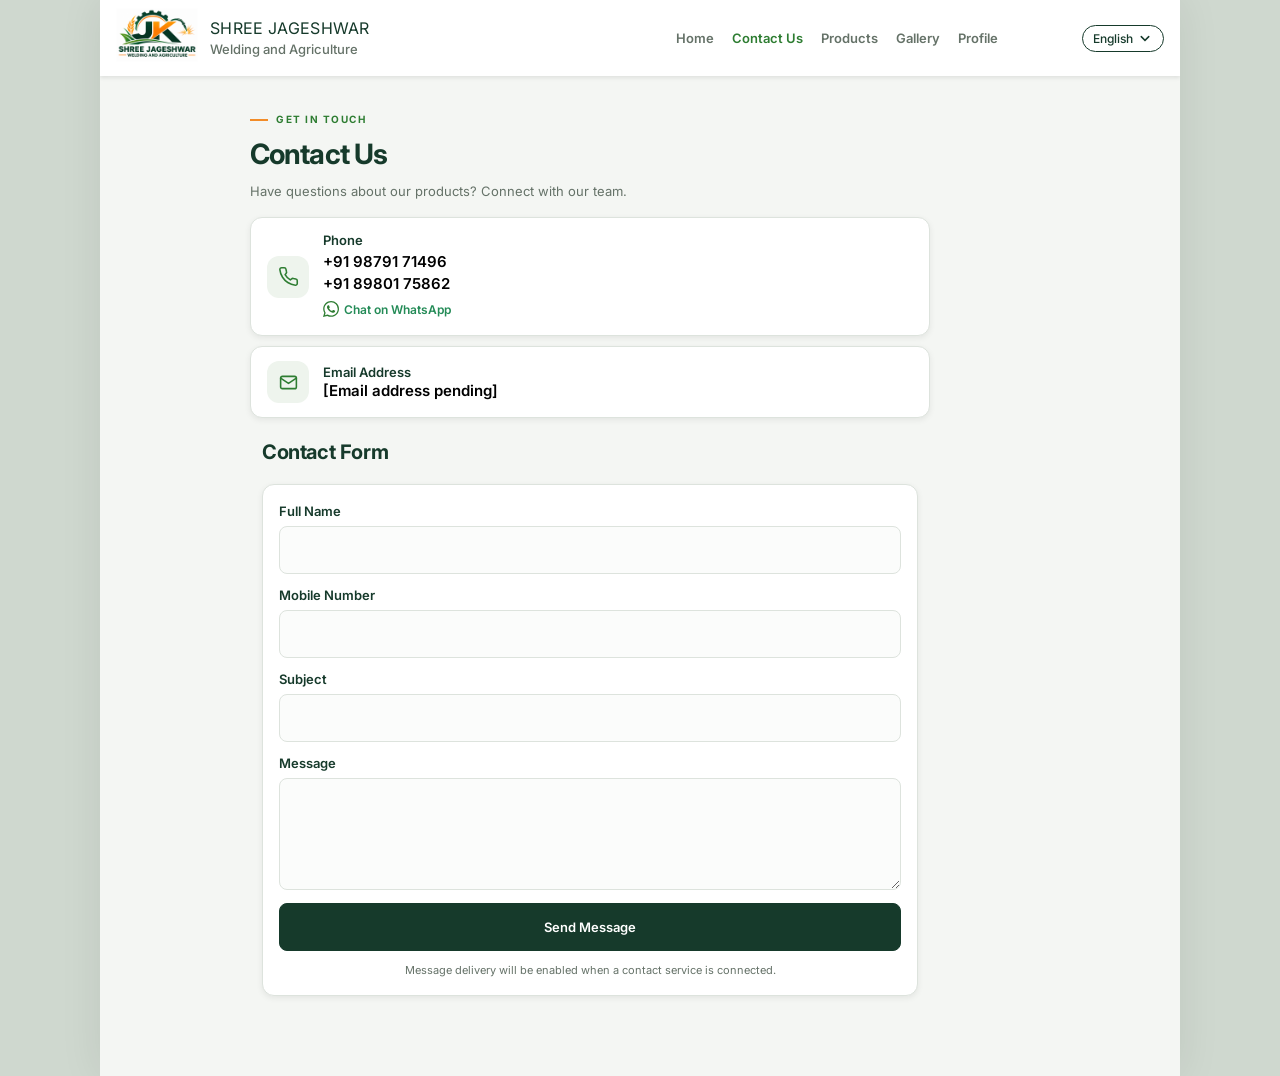
<file: contact.html>
<!DOCTYPE html>
<html lang="en">
<head>
  <meta charset="UTF-8" />
  <meta name="viewport" content="width=device-width, initial-scale=1" />
  <title>Contact Shree Jageshwar | Agricultural Machinery & Welding</title>
  <meta name="description" content="Contact Shree Jageshwar Welding and Agriculture about threshers, farming equipment, agricultural machinery and welding work. Call or WhatsApp our team." />
  <link rel="icon" href="assets/logo.png" />
  <link rel="preconnect" href="https://fonts.googleapis.com" />
  <link rel="preconnect" href="https://fonts.gstatic.com" crossorigin />
  <link href="https://fonts.googleapis.com/css2?family=Inter:wght@400;500;600;700;800&display=swap" rel="stylesheet" />
  <link rel="stylesheet" href="css/styles.css" />

  <link rel="canonical" href="https://jk-machinery.vercel.app/contact.html" />
  <meta property="og:type" content="website" />
  <meta property="og:title" content="Contact Shree Jageshwar | Agricultural Machinery &amp; Welding" />
  <meta property="og:description" content="Contact Shree Jageshwar Welding and Agriculture about threshers, farming equipment, agricultural machinery and welding work. Call or WhatsApp our team." />
  <meta property="og:url" content="https://jk-machinery.vercel.app/contact.html" />
  <meta property="og:image" content="https://jk-machinery.vercel.app/assets/hero.png" />
  <meta property="og:image:alt" content="Agricultural machinery and welding work at Shree Jageshwar" />
  <meta name="twitter:card" content="summary_large_image" />
  <meta name="twitter:title" content="Contact Shree Jageshwar | Agricultural Machinery &amp; Welding" />
  <meta name="twitter:description" content="Contact Shree Jageshwar Welding and Agriculture about threshers, farming equipment, agricultural machinery and welding work. Call or WhatsApp our team." />
  <meta name="twitter:image" content="https://jk-machinery.vercel.app/assets/hero.png" />
  </head>
<body data-page="contact">
  <a class="skip-link" href="#main" data-i18n="skipContent">Skip to content</a>
  <div class="app">
    <header class="site-header elevated">
      <a class="brand" href="index.html">
        <img src="assets/logo.png" width="82" height="62" alt="Shree Jageshwar Welding and Agriculture logo" data-i18n-alt="logoAlt" />
        <div class="brand-copy">
          <p class="brand-name">SHREE JAGESHWAR</p>
          <p class="brand-sub" data-i18n="brandSub">Welding and Agriculture</p>
        </div>
      </a>
      <nav class="desktop-nav" aria-label="Primary"></nav>
      <button class="lang-pill" type="button" data-lang-toggle aria-haspopup="true" aria-expanded="false" aria-label="Choose language" data-i18n-aria-label="chooseLanguage">
        <span data-lang-short>ગુજરાતી</span>
        <svg viewBox="0 0 16 16" fill="none" aria-hidden="true"><path d="M4 6l4 4 4-4" stroke="currentColor" stroke-width="1.6" stroke-linecap="round"/></svg>
      </button>
    </header>

    <main id="main" class="contact-page">
      <div class="page-intro muted">
        <div class="section-label"><span class="accent-rule"></span><span data-i18n="getInTouch">GET IN TOUCH</span></div>
        <h1 data-i18n="contactTitle">Contact Us</h1>
        <p data-i18n="contactLead">Have questions about our products? Connect with our team.</p>
      </div>

      <section class="contact-list contact-methods" aria-label="Contact details" data-i18n-aria-label="contactDetails">
        <div class="contact-card contact-detail-card">
          <span class="contact-method-icon" aria-hidden="true">
            <svg viewBox="0 0 24 24" fill="none" stroke="currentColor" stroke-width="1.8" stroke-linecap="round" stroke-linejoin="round"><path d="M22 16.92v3a2 2 0 0 1-2.18 2 19.8 19.8 0 0 1-8.63-3.07 19.5 19.5 0 0 1-6-6A19.8 19.8 0 0 1 2.12 4.18 2 2 0 0 1 4.11 2h3a2 2 0 0 1 2 1.72c.12.9.31 1.77.57 2.61a2 2 0 0 1-.45 2.11L8.09 9.91a16 16 0 0 0 6 6l1.47-1.14a2 2 0 0 1 2.11-.45c.84.26 1.71.45 2.61.57A2 2 0 0 1 22 16.92z"/></svg>
          </span>
          <div>
            <p class="label" data-i18n="phoneLabel">Phone</p>
            <a class="value contact-value-link" href="tel:+919879171496">+91 98791 71496</a>
            <a class="value contact-value-link" href="tel:+918980175862">+91 89801 75862</a>
            <a class="contact-whatsapp" href="https://wa.me/919879171496" aria-label="Chat with us on WhatsApp" data-i18n-aria-label="chatWhatsApp">
              <svg viewBox="0 0 24 24" fill="currentColor" aria-hidden="true"><path d="M20.52 3.48A11.8 11.8 0 0 0 12.14 0C5.6 0 .28 5.31.28 11.86c0 2.09.55 4.13 1.6 5.93L0 24l6.36-1.67a11.8 11.8 0 0 0 5.77 1.47h.01C18.68 23.8 24 18.48 24 11.94c0-3.17-1.23-6.15-3.48-8.46ZM12.14 21.8a9.9 9.9 0 0 1-5.04-1.38l-.36-.21-3.78.99 1.01-3.69-.23-.38a9.9 9.9 0 0 1-1.52-5.27c0-5.48 4.45-9.93 9.94-9.93a9.87 9.87 0 0 1 7.03 2.92 9.87 9.87 0 0 1 2.91 7.04c0 5.48-4.45 9.91-9.96 9.91Zm5.45-7.43c-.3-.15-1.77-.88-2.05-.98-.28-.1-.48-.15-.68.15-.2.3-.78.98-.95 1.18-.18.2-.35.23-.65.08-.3-.15-1.26-.46-2.4-1.47-.89-.79-1.49-1.77-1.67-2.07-.17-.3-.02-.46.13-.61.13-.13.3-.35.45-.53.15-.17.2-.3.3-.5.1-.2.05-.38-.03-.53-.07-.15-.67-1.62-.93-2.22-.24-.58-.49-.5-.68-.51h-.58c-.2 0-.53.08-.8.38-.28.3-1.05 1.03-1.05 2.5s1.08 2.9 1.23 3.1c.15.2 2.12 3.24 5.13 4.54.72.31 1.28.5 1.72.64.72.23 1.37.2 1.89.12.58-.09 1.77-.73 2.02-1.43.25-.7.25-1.3.18-1.43-.08-.13-.28-.2-.58-.35Z"/></svg>
              <span data-i18n="chatWhatsApp">Chat on WhatsApp</span>
            </a>
          </div>
        </div>
        <div class="contact-card contact-detail-card">
          <span class="contact-method-icon" aria-hidden="true">
            <svg viewBox="0 0 24 24" fill="none" stroke="currentColor" stroke-width="1.8" stroke-linecap="round" stroke-linejoin="round"><rect x="3" y="5" width="18" height="14" rx="2"/><path d="m3 7 9 6 9-6"/></svg>
          </span>
          <div>
            <p class="label" data-i18n="emailAddress">Email Address</p>
            <span class="value" data-contact-email data-i18n="emailPending">[Email address pending]</span>
          </div>
        </div>
      </section>

      <section class="form-wrap contact-form-wrap" aria-labelledby="contact-form-title">
        <h2 id="contact-form-title" data-i18n="formTitle">Contact Form</h2>
        <form id="contact-form" data-form-endpoint="">
          <div class="field">
            <label for="full-name" data-i18n="fullName">Full Name</label>
            <input id="full-name" name="name" type="text" autocomplete="name" required />
          </div>
          <div class="field">
            <label for="mobile-number" data-i18n="mobile">Mobile Number</label>
            <input id="mobile-number" name="phone" type="tel" autocomplete="tel" inputmode="tel" required />
          </div>
          <div class="field">
            <label for="subject" data-i18n="subject">Subject</label>
            <input id="subject" name="subject" type="text" required />
          </div>
          <div class="field">
            <label for="message" data-i18n="message">Message</label>
            <textarea id="message" name="message" rows="4" required></textarea>
          </div>
          <button class="btn btn-forest btn-block" type="submit" data-i18n="send">Send Message</button>
          <p class="form-status" id="form-status" role="status" aria-live="polite"></p>
          <p class="form-note" data-i18n="contactFormNote">Message delivery will be enabled when a contact service is connected.</p>
        </form>
      </section>
    </main>

    <nav class="bottom-nav" aria-label="Mobile"></nav>
  </div>

  <div class="overlay" id="overlay"></div>
  <div class="lang-menu" id="lang-menu" role="menu" aria-label="Choose language" data-i18n-aria-label="chooseLanguage">
    <button type="button" data-set-lang="en">English</button>
    <button type="button" data-set-lang="hi">हिन्दी</button>
    <button type="button" data-set-lang="gu">ગુજરાતી</button>
  </div>
  <div class="toast" id="toast" role="status" aria-live="polite"></div>
  <script src="js/components.js"></script>
  <script src="js/main.js"></script>
</body>
</html>
</file>
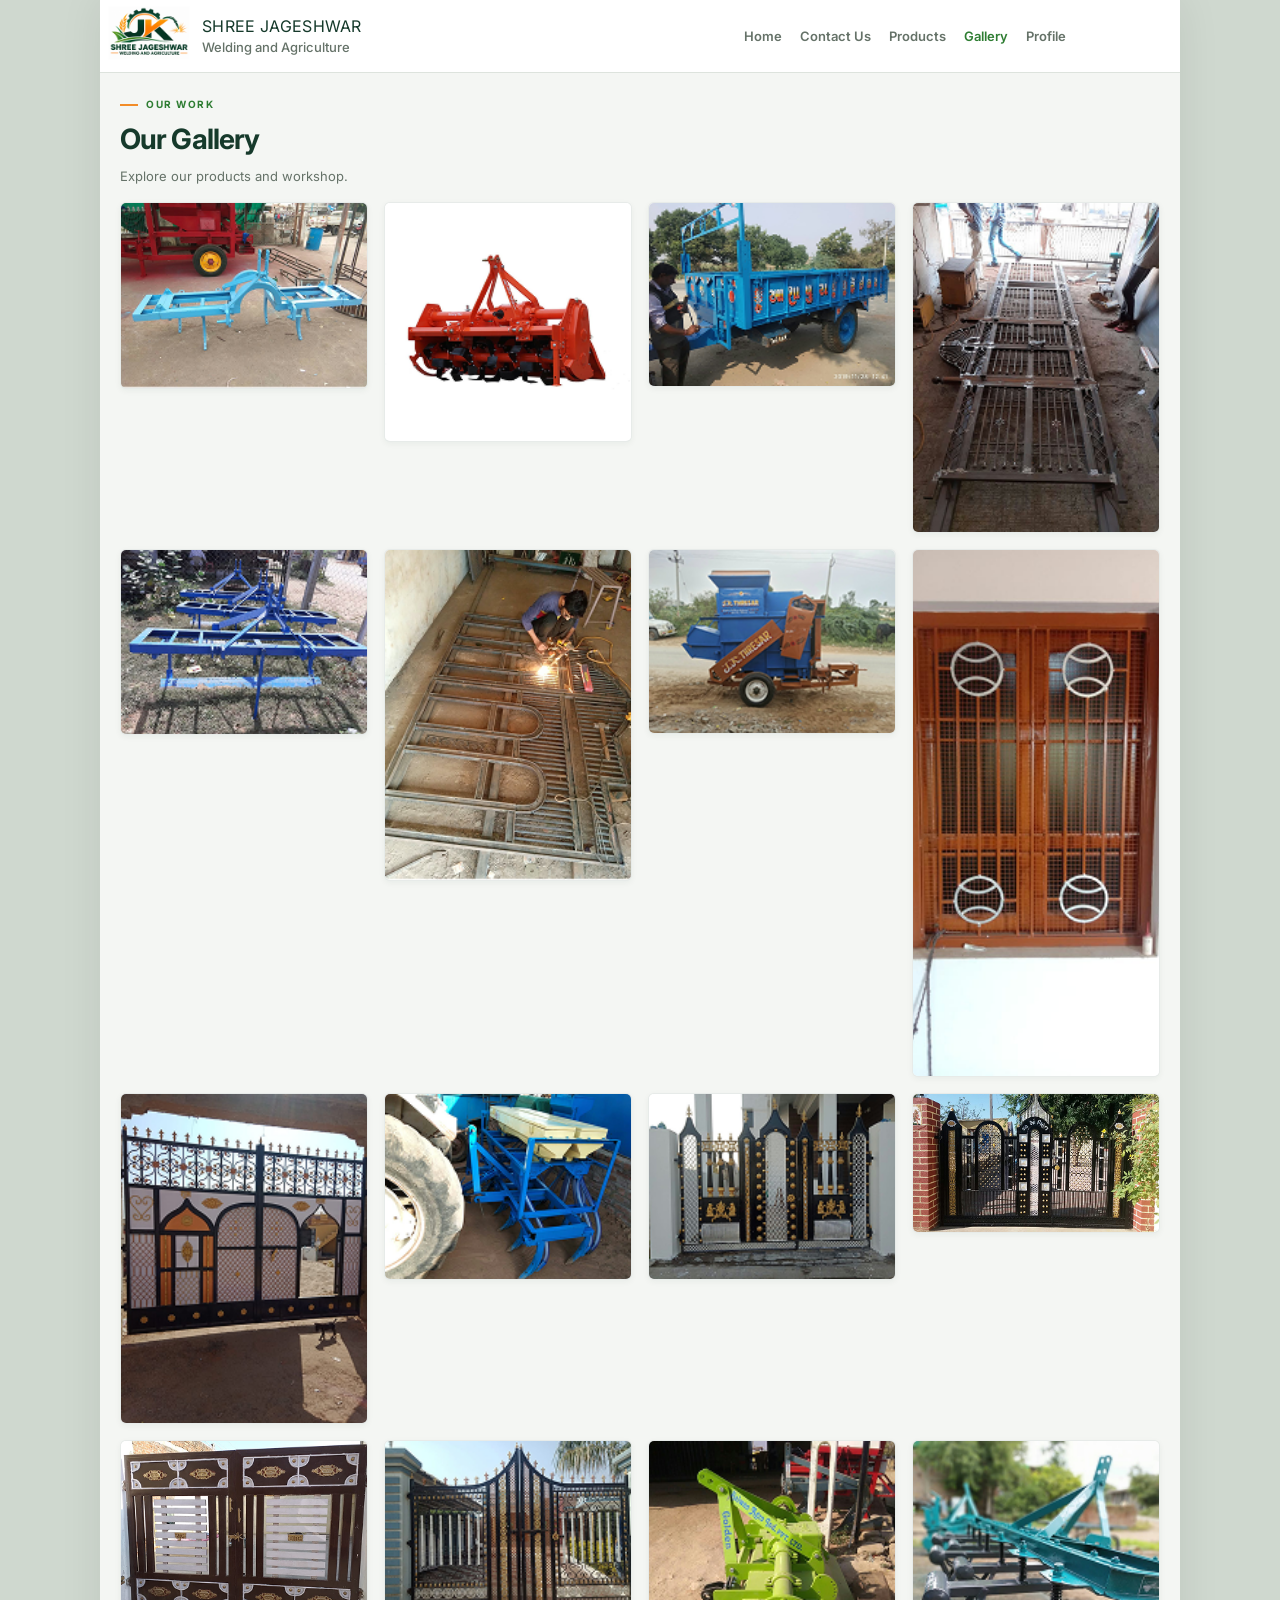
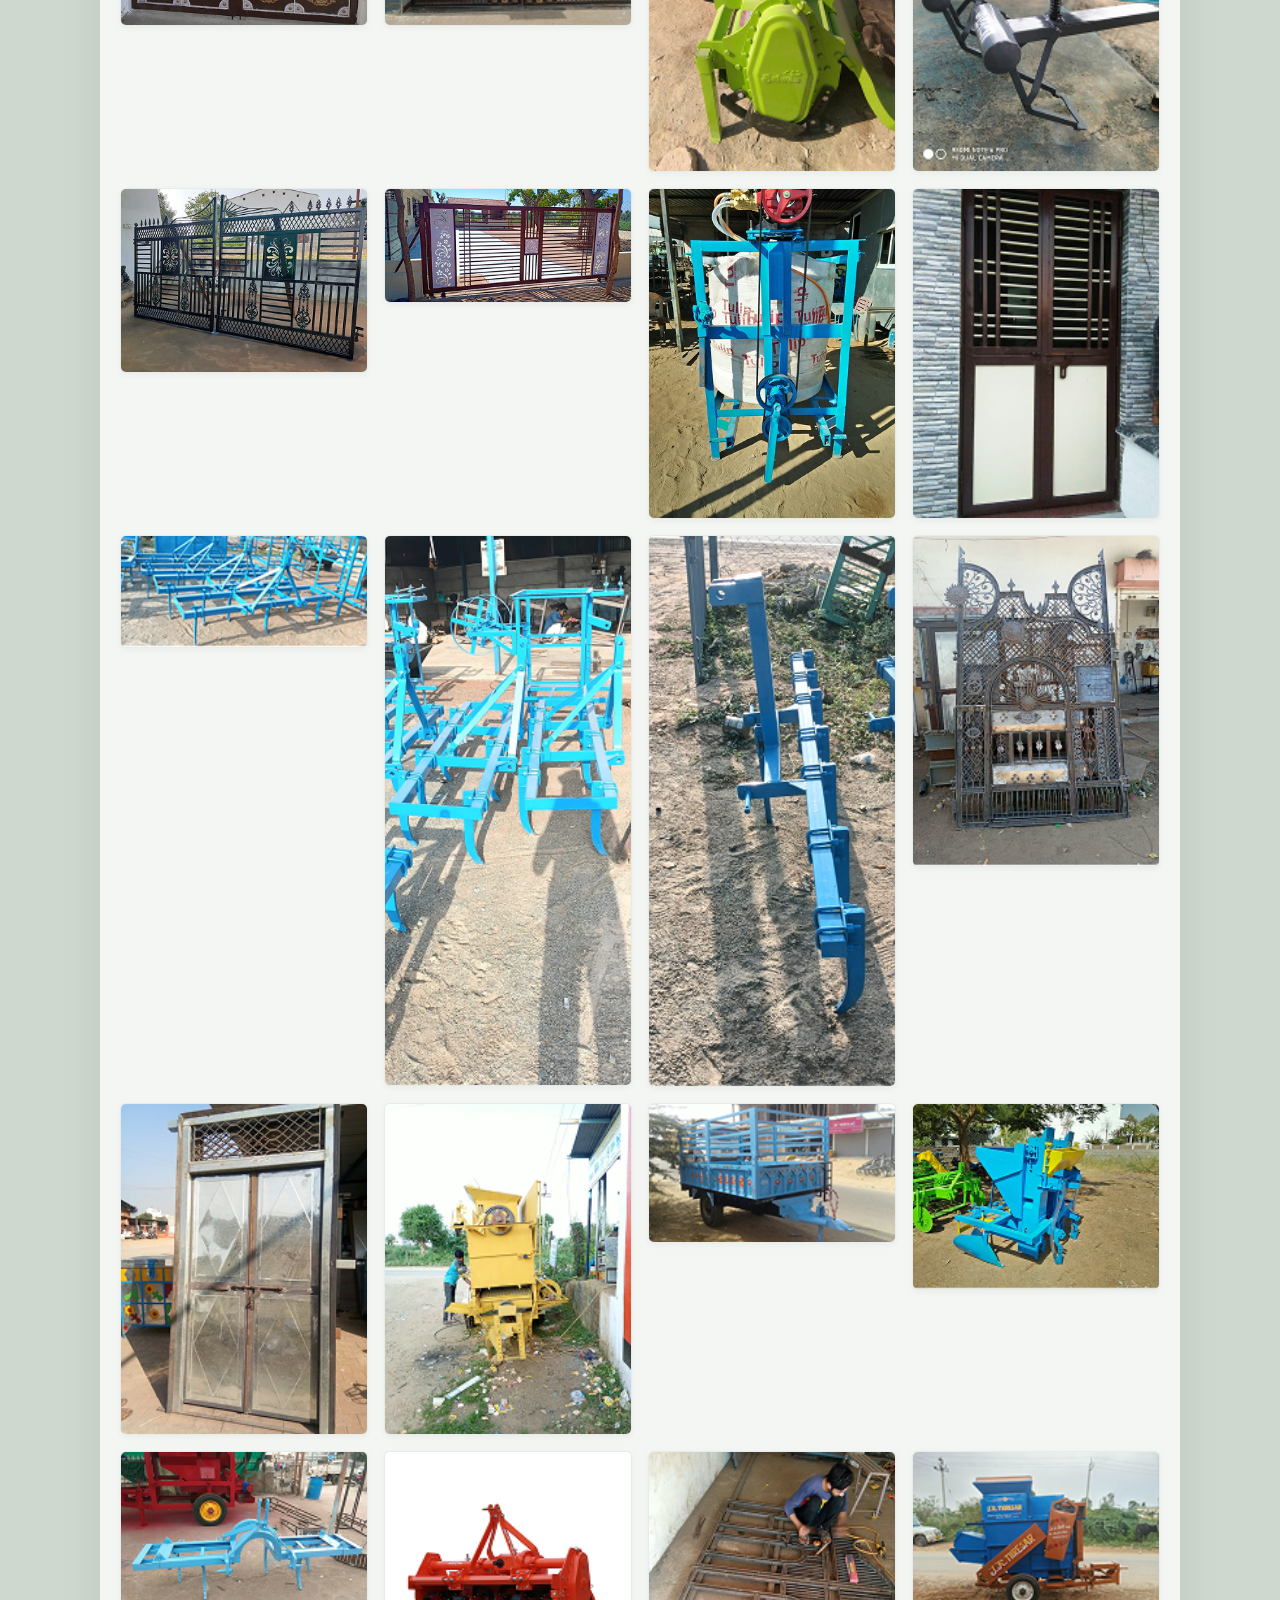
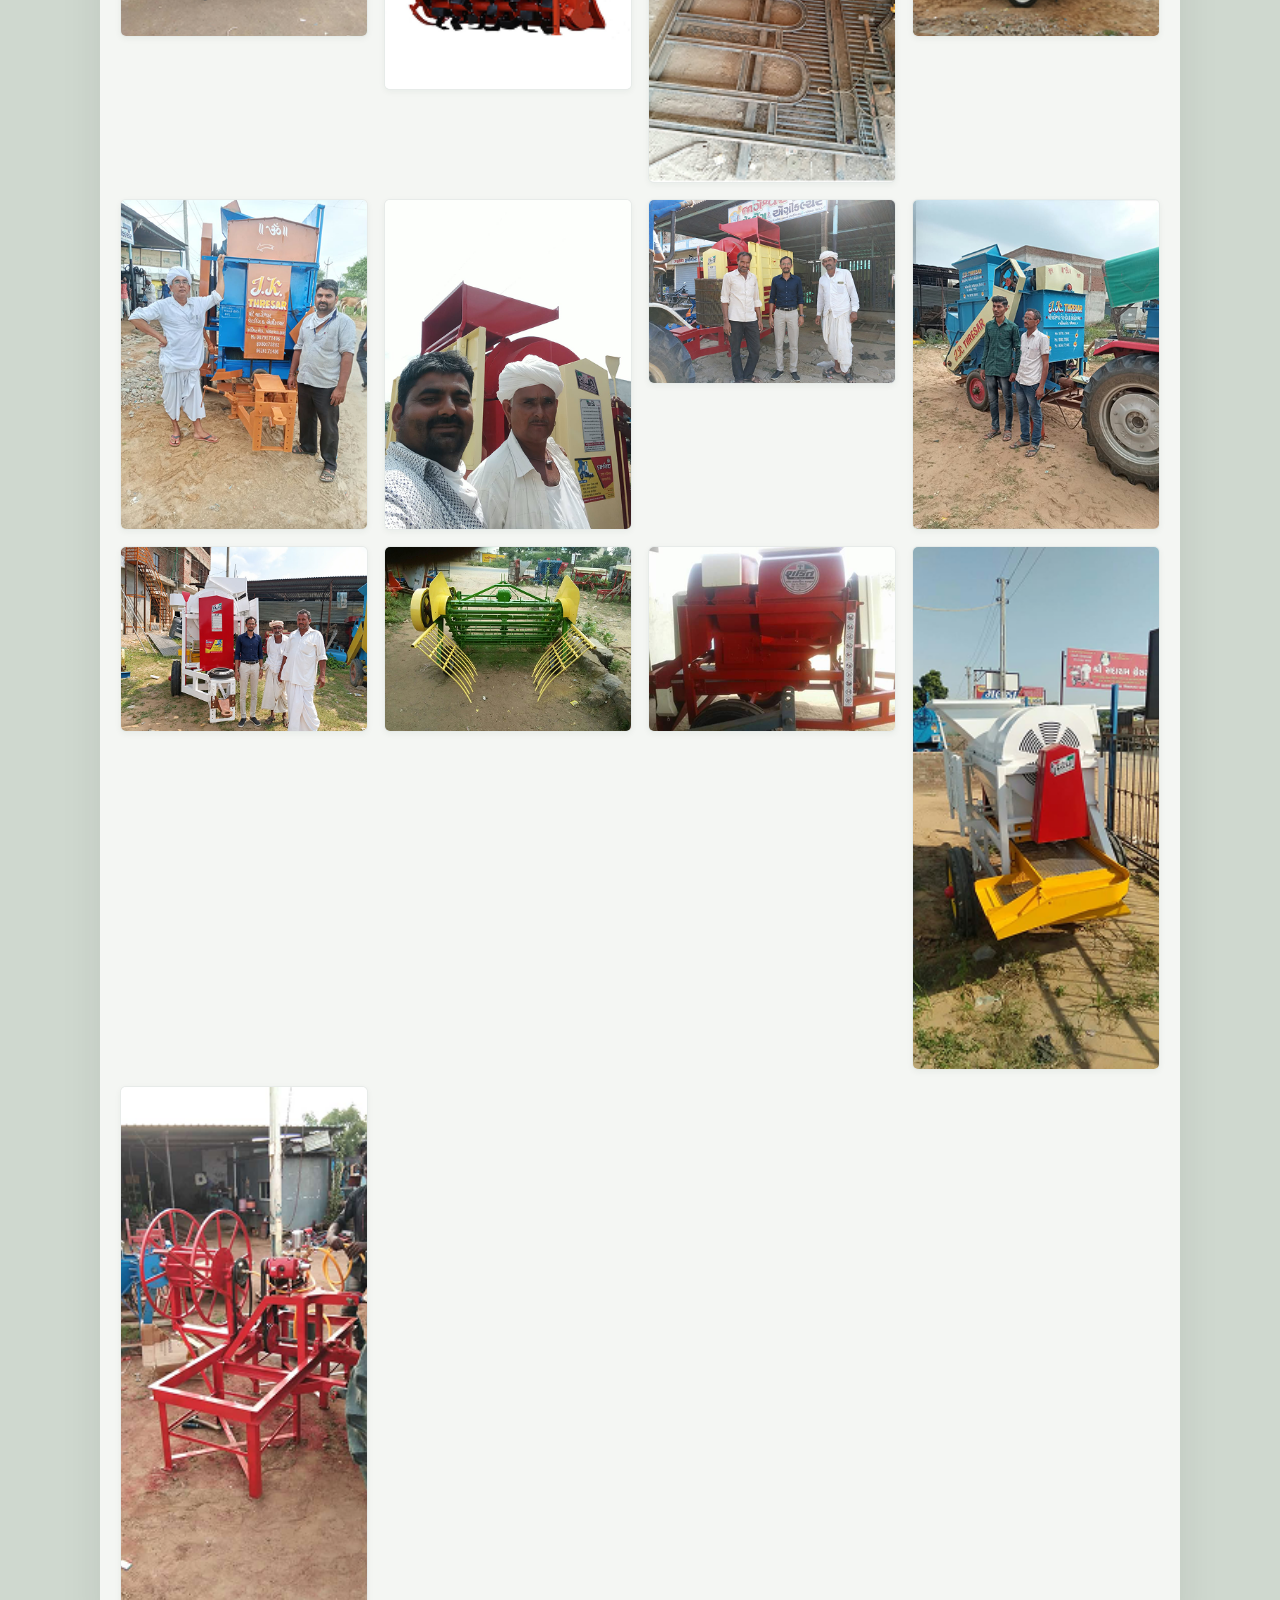
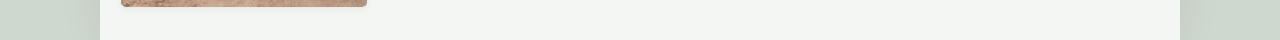
<file: gallery.html>
<!DOCTYPE html>
<html lang="en">
<head>
  <meta charset="UTF-8" />
  <meta name="viewport" content="width=device-width, initial-scale=1" />
  <title>Agricultural Machinery & Welding Gallery | Shree Jageshwar</title>
  <meta name="description" content="View agricultural machinery, farming equipment and welding work from Shree Jageshwar Welding and Agriculture." />
  <link rel="icon" href="assets/logo.png" />
  <link rel="preconnect" href="https://fonts.googleapis.com" />
  <link rel="preconnect" href="https://fonts.gstatic.com" crossorigin />
  <link href="https://fonts.googleapis.com/css2?family=Inter:wght@400;500;600;700;800&display=swap" rel="stylesheet" />
  <link rel="stylesheet" href="css/styles.css" />

  <link rel="canonical" href="https://jk-machinery.vercel.app/gallery.html" />
  <meta property="og:type" content="website" />
  <meta property="og:title" content="Agricultural Machinery &amp; Welding Gallery | Shree Jageshwar" />
  <meta property="og:description" content="View agricultural machinery, farming equipment and welding work from Shree Jageshwar Welding and Agriculture." />
  <meta property="og:url" content="https://jk-machinery.vercel.app/gallery.html" />
  <meta property="og:image" content="https://jk-machinery.vercel.app/assets/hero.png" />
  <meta property="og:image:alt" content="Agricultural machinery and welding work at Shree Jageshwar" />
  <meta name="twitter:card" content="summary_large_image" />
  <meta name="twitter:title" content="Agricultural Machinery &amp; Welding Gallery | Shree Jageshwar" />
  <meta name="twitter:description" content="View agricultural machinery, farming equipment and welding work from Shree Jageshwar Welding and Agriculture." />
  <meta name="twitter:image" content="https://jk-machinery.vercel.app/assets/hero.png" />
  </head>
<body data-page="gallery">
  <a class="skip-link" href="#main" data-i18n="skipContent">Skip to content</a>
  <div class="app">
    <header class="site-header">
      <a class="brand" href="index.html">
        <img src="assets/logo.png" width="82" height="62" alt="Shree Jageshwar Welding and Agriculture logo" data-i18n-alt="logoAlt" />
        <div class="brand-copy">
          <p class="brand-name">SHREE JAGESHWAR</p>
          <p class="brand-sub" data-i18n="brandSub">Welding and Agriculture</p>
        </div>
      </a>
      <nav class="desktop-nav" aria-label="Primary"></nav>
    </header>

    <main id="main">
      <div class="page-intro muted gallery-intro">
        <div class="section-label"><span class="accent-rule"></span><span data-i18n="ourWork">OUR WORK</span></div>
        <h1 data-i18n="galleryTitle">Our Gallery</h1>
        <p data-i18n="galleryLead">Explore our products and workshop.</p>
      </div>

      <h2 class="seo-visually-hidden" data-i18n="galleryPhotos">Gallery photos</h2>
      <section class="gallery gallery-grid" data-gallery-grid data-card-count="41" role="list" aria-label="Gallery photos" data-i18n-aria-label="galleryPhotos"></section>
    </main>

    <nav class="bottom-nav" aria-label="Mobile"></nav>
  </div>

  <div class="lightbox" id="lightbox" role="dialog" aria-modal="true" aria-label="Gallery photo preview" data-i18n-aria-label="galleryPhotoPreview">
    <button class="lightbox-close" type="button" aria-label="Close photo preview" data-i18n-aria-label="closePhotoPreview">×</button>
    <img alt="Agricultural machinery and welding project photo" />
  </div>

  <script src="js/components.js"></script>
  <script src="js/gallery.js"></script>
  <script src="js/main.js"></script>
</body>
</html>
</file>
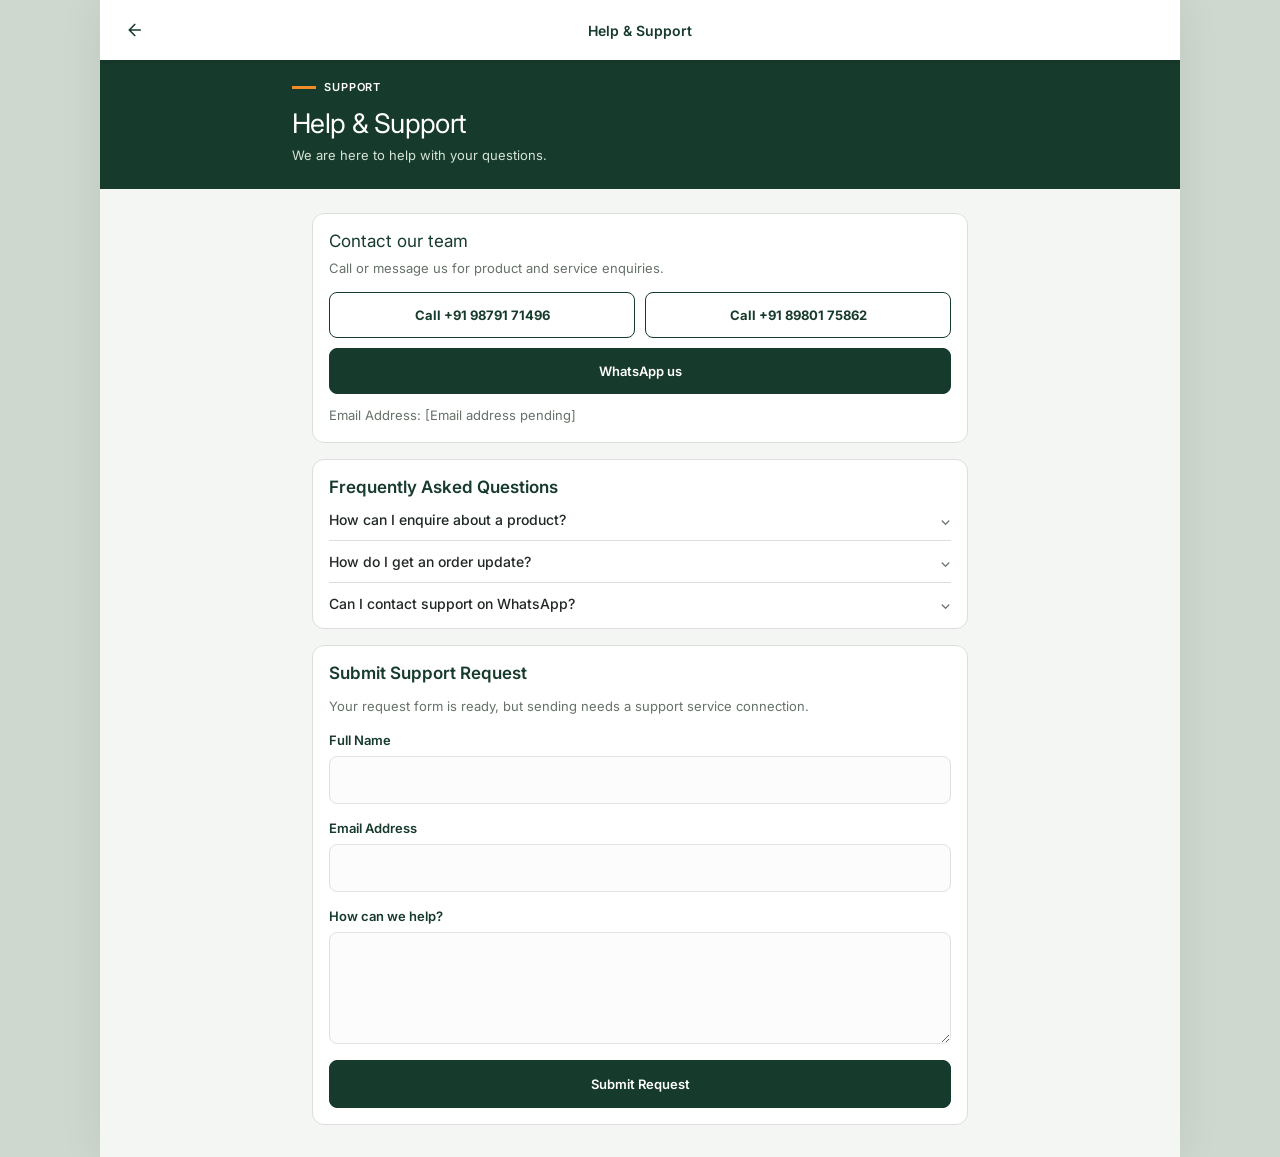
<file: help.html>
<!DOCTYPE html>
<html lang="en">
<head>
  <meta charset="UTF-8" /><meta name="viewport" content="width=device-width, initial-scale=1" />
  <title>Help & Support | Shree Jageshwar</title>
  <meta name="description" content="Get help with product and service enquiries for Shree Jageshwar Welding and Agriculture." /><link rel="icon" href="assets/logo.png" />
  <link rel="preconnect" href="https://fonts.googleapis.com" /><link rel="preconnect" href="https://fonts.gstatic.com" crossorigin />
  <link href="https://fonts.googleapis.com/css2?family=Inter:wght@400;500;600;700;800&display=swap" rel="stylesheet" /><link rel="stylesheet" href="css/styles.css" />

  <link rel="canonical" href="https://jk-machinery.vercel.app/help.html" />
  <meta property="og:type" content="website" />
  <meta property="og:title" content="Help &amp; Support | Shree Jageshwar" />
  <meta property="og:description" content="Get help with product and service enquiries for Shree Jageshwar Welding and Agriculture." />
  <meta property="og:url" content="https://jk-machinery.vercel.app/help.html" />
  <meta property="og:image" content="https://jk-machinery.vercel.app/assets/hero.png" />
  <meta property="og:image:alt" content="Agricultural machinery and welding work at Shree Jageshwar" />
  <meta name="twitter:card" content="summary_large_image" />
  <meta name="twitter:title" content="Help &amp; Support | Shree Jageshwar" />
  <meta name="twitter:description" content="Get help with product and service enquiries for Shree Jageshwar Welding and Agriculture." />
  <meta name="twitter:image" content="https://jk-machinery.vercel.app/assets/hero.png" />
  </head>
<body data-page="help">
  <a class="skip-link" href="#main" data-i18n="skipContent">Skip to content</a><div class="app">
    <header class="site-header elevated subpage-header"><a class="icon-btn back-link" href="profile.html" aria-label="Back to Profile" data-i18n-aria-label="backProfile"><svg viewBox="0 0 24 24" fill="none" stroke="currentColor" stroke-width="1.8" stroke-linecap="round" stroke-linejoin="round" aria-hidden="true"><path d="m15 18-6-6 6-6M9 12h12"/></svg></a><span class="header-page-title" data-i18n="helpTitle">Help &amp; Support</span><span class="header-spacer" aria-hidden="true"></span></header>
    <main id="main"><section class="account-hero"><div class="crumb"><span class="bar"></span><span data-i18n="support">SUPPORT</span></div><h1 data-i18n="helpTitle">Help &amp; Support</h1><p data-i18n="helpLead">We are here to help with your questions.</p></section>
      <section class="account-body support-page">
        <section class="card support-contact" aria-labelledby="support-contact-title"><h2 id="support-contact-title" data-i18n="contactTeam">Contact our team</h2><p data-i18n="contactTeamLead">Call or message us for product and service enquiries.</p>
          <div class="support-actions"><a class="btn btn-outline" href="tel:+919879171496" data-i18n="callFirst">Call +91 98791 71496</a><a class="btn btn-outline" href="tel:+918980175862" data-i18n="callSecond">Call +91 89801 75862</a><a class="btn btn-forest" href="https://wa.me/919879171496" target="_blank" rel="noopener" data-i18n="whatsappUs">WhatsApp us</a></div>
          <p class="fine-print"><span data-i18n="emailAddress">Email Address</span>: <span data-contact-email data-i18n="emailPending">[Email address pending]</span></p>
        </section>
        <section class="card faq-card" aria-labelledby="faq-title"><h2 id="faq-title" data-i18n="faqTitle">Frequently Asked Questions</h2>
          <div class="faq-item"><button class="faq-btn" type="button" aria-expanded="false"><span data-i18n="faqProduct">How can I enquire about a product?</span><span aria-hidden="true">⌄</span></button><p class="faq-body" data-i18n="faqProductAnswer">Open the product page and use its enquiry option, or call us directly. Enquiry submission will be enabled when the website is connected to a message service.</p></div>
          <div class="faq-item"><button class="faq-btn" type="button" aria-expanded="false"><span data-i18n="faqOrder">How do I get an order update?</span><span aria-hidden="true">⌄</span></button><p class="faq-body" data-i18n="faqOrderAnswer">Please contact our team by phone or WhatsApp. Live order tracking requires an account and order service integration.</p></div>
          <div class="faq-item"><button class="faq-btn" type="button" aria-expanded="false"><span data-i18n="faqWhatsApp">Can I contact support on WhatsApp?</span><span aria-hidden="true">⌄</span></button><p class="faq-body" data-i18n="faqWhatsAppAnswer">Yes. Use the WhatsApp button above to start a conversation with +91 98791 71496.</p></div>
        </section>
        <section class="card support-request" aria-labelledby="support-request-title"><h2 id="support-request-title" data-i18n="supportRequestTitle">Submit Support Request</h2><p data-i18n="supportRequestLead">Your request form is ready, but sending needs a support service connection.</p>
          <form id="support-form" data-form-endpoint="">
            <div class="field"><label for="support-name" data-i18n="fullName">Full Name</label><input id="support-name" name="name" type="text" autocomplete="name" required /></div>
            <div class="field"><label for="support-email" data-i18n="emailAddress">Email Address</label><input id="support-email" name="email" type="email" autocomplete="email" required /></div>
            <div class="field"><label for="support-message" data-i18n="howHelp">How can we help?</label><textarea id="support-message" name="message" rows="4" required></textarea></div>
            <button class="btn btn-forest btn-block" type="submit" data-i18n="submitRequest">Submit Request</button><p class="form-status" id="support-status" role="status" aria-live="polite"></p>
          </form>
        </section>
      </section>
    </main><nav class="bottom-nav" aria-label="Mobile"></nav>
  </div><script src="js/components.js"></script><script src="js/main.js"></script><script src="js/settings-pages.js"></script>
</body>
</html>
</file>
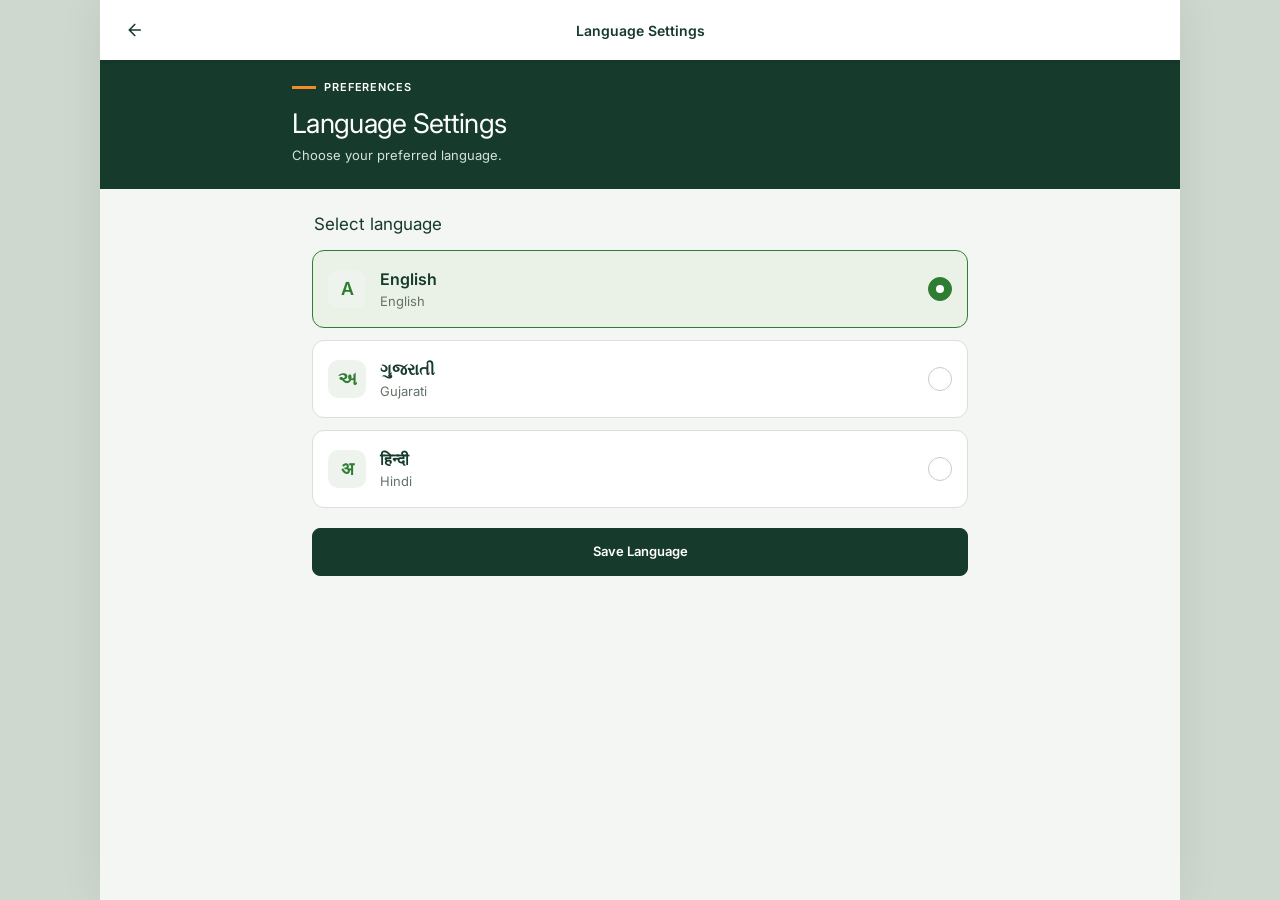
<file: language.html>
<!DOCTYPE html>
<html lang="en">
<head>
  <meta charset="UTF-8" /><meta name="viewport" content="width=device-width, initial-scale=1" />
  <title>Language Settings | Shree Jageshwar</title>
  <meta name="description" content="Choose a language preference for this website." /><link rel="icon" href="assets/logo.png" />
  <link rel="preconnect" href="https://fonts.googleapis.com" /><link rel="preconnect" href="https://fonts.gstatic.com" crossorigin />
  <link href="https://fonts.googleapis.com/css2?family=Inter:wght@400;500;600;700;800&display=swap" rel="stylesheet" /><link rel="stylesheet" href="css/styles.css" />

  <link rel="canonical" href="https://jk-machinery.vercel.app/language.html" />
  <meta property="og:type" content="website" />
  <meta property="og:title" content="Language Settings | Shree Jageshwar" />
  <meta property="og:description" content="Choose a language preference for this website." />
  <meta property="og:url" content="https://jk-machinery.vercel.app/language.html" />
  <meta property="og:image" content="https://jk-machinery.vercel.app/assets/hero.png" />
  <meta property="og:image:alt" content="Agricultural machinery and welding work at Shree Jageshwar" />
  <meta name="twitter:card" content="summary_large_image" />
  <meta name="robots" content="noindex, follow" />
  </head>
<body data-page="language">
  <a class="skip-link" href="#main" data-i18n="skipContent">Skip to content</a><div class="app">
    <header class="site-header elevated subpage-header"><a class="icon-btn back-link" href="profile.html" aria-label="Back to Profile" data-i18n-aria-label="backProfile"><svg viewBox="0 0 24 24" fill="none" stroke="currentColor" stroke-width="1.8" stroke-linecap="round" stroke-linejoin="round" aria-hidden="true"><path d="m15 18-6-6 6-6M9 12h12"/></svg></a><span class="header-page-title" data-i18n="languageTitle">Language Settings</span><span class="header-spacer" aria-hidden="true"></span></header>
    <main id="main"><section class="account-hero"><div class="crumb"><span class="bar"></span><span data-i18n="preferences">PREFERENCES</span></div><h1 data-i18n="languageTitle">Language Settings</h1><p data-i18n="languageLead">Choose your preferred language.</p></section>
      <form class="account-body language-form" id="language-form">
        <fieldset class="language-fieldset"><legend class="support-title" data-i18n="selectLanguage">Select language</legend>
          <label class="lang-option" data-language-option="en"><span class="language-symbol" aria-hidden="true">A</span><span><strong data-i18n="englishName">English</strong><small data-i18n="englishName">English</small></span><input class="radio-input" type="radio" name="language" value="en" /><span class="radio" aria-hidden="true"></span></label>
          <label class="lang-option" data-language-option="gu"><span class="language-symbol" aria-hidden="true">અ</span><span><strong data-i18n="gujaratiName">ગુજરાતી</strong><small data-i18n="gujaratiLanguageName">Gujarati</small></span><input class="radio-input" type="radio" name="language" value="gu" /><span class="radio" aria-hidden="true"></span></label>
          <label class="lang-option" data-language-option="hi"><span class="language-symbol" aria-hidden="true">अ</span><span><strong data-i18n="hindiName">हिन्दी</strong><small data-i18n="hindiLanguageName">Hindi</small></span><input class="radio-input" type="radio" name="language" value="hi" /><span class="radio" aria-hidden="true"></span></label>
        </fieldset>
        <button class="btn btn-forest btn-block" type="submit" data-i18n="saveLanguage">Save Language</button>
        <p class="form-status" id="language-status" role="status" aria-live="polite"></p>
      </form>
    </main><nav class="bottom-nav" aria-label="Mobile"></nav>
  </div><script src="js/components.js"></script><script src="js/main.js"></script><script src="js/settings-pages.js"></script>
</body>
</html>
</file>
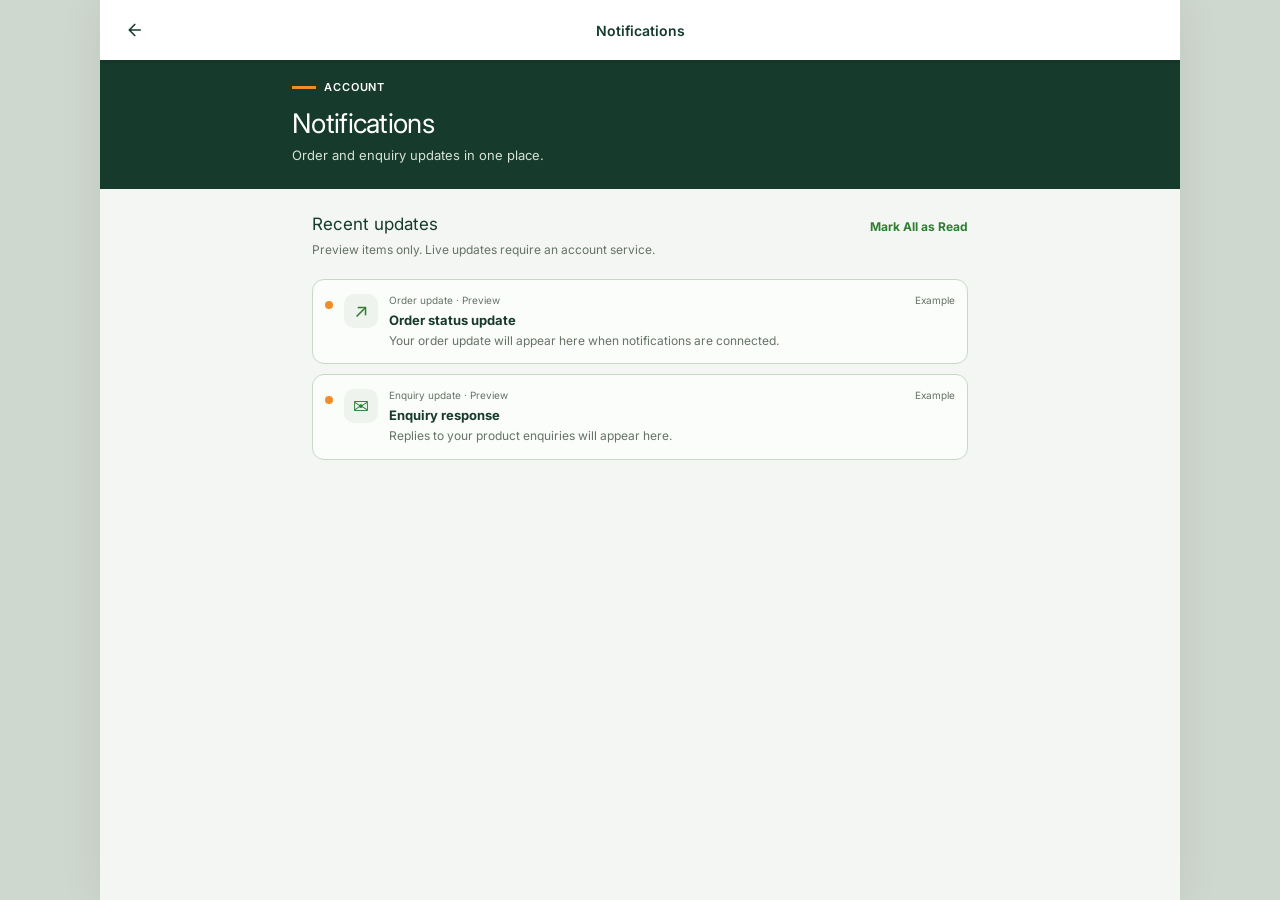
<file: notifications.html>
<!DOCTYPE html>
<html lang="en">
<head>
  <meta charset="UTF-8" /><meta name="viewport" content="width=device-width, initial-scale=1" />
  <title>Notifications | Shree Jageshwar</title>
  <meta name="description" content="View notification previews for this website." /><link rel="icon" href="assets/logo.png" />
  <link rel="preconnect" href="https://fonts.googleapis.com" /><link rel="preconnect" href="https://fonts.gstatic.com" crossorigin />
  <link href="https://fonts.googleapis.com/css2?family=Inter:wght@400;500;600;700;800&display=swap" rel="stylesheet" /><link rel="stylesheet" href="css/styles.css" />

  <link rel="canonical" href="https://jk-machinery.vercel.app/notifications.html" />
  <meta property="og:type" content="website" />
  <meta property="og:title" content="Notifications | Shree Jageshwar" />
  <meta property="og:description" content="View notification previews for this website." />
  <meta property="og:url" content="https://jk-machinery.vercel.app/notifications.html" />
  <meta property="og:image" content="https://jk-machinery.vercel.app/assets/hero.png" />
  <meta property="og:image:alt" content="Agricultural machinery and welding work at Shree Jageshwar" />
  <meta name="twitter:card" content="summary_large_image" />
  <meta name="robots" content="noindex, follow" />
  </head>
<body data-page="notifications">
  <a class="skip-link" href="#main" data-i18n="skipContent">Skip to content</a><div class="app">
    <header class="site-header elevated subpage-header"><a class="icon-btn back-link" href="profile.html" aria-label="Back to Profile" data-i18n-aria-label="backProfile"><svg viewBox="0 0 24 24" fill="none" stroke="currentColor" stroke-width="1.8" stroke-linecap="round" stroke-linejoin="round" aria-hidden="true"><path d="m15 18-6-6 6-6M9 12h12"/></svg></a><span class="header-page-title" data-i18n="notificationsTitle">Notifications</span><span class="header-spacer" aria-hidden="true"></span></header>
    <main id="main"><section class="account-hero"><div class="crumb"><span class="bar"></span><span data-i18n="account">ACCOUNT</span></div><h1 data-i18n="notificationsTitle">Notifications</h1><p data-i18n="notificationsLead">Order and enquiry updates in one place.</p></section>
      <section class="account-body" aria-label="Notifications" data-i18n-aria-label="notificationsTitle">
        <div class="notification-heading"><div><h2 class="support-title" data-i18n="recentUpdates">Recent updates</h2><p class="fine-print" data-i18n="previewNotice">Preview items only. Live updates require an account service.</p></div><button class="text-button" type="button" id="mark-all-read" data-i18n="markAllRead">Mark All as Read</button></div>
        <div class="notification-list" id="notification-list">
          <article class="notification-card is-unread" data-notification="order" data-read="false"><span class="notification-mark" aria-hidden="true"></span><span class="notification-icon" aria-hidden="true">↗</span><div class="notification-copy"><div class="notification-meta"><span class="notification-kind" data-i18n="orderPreview">Order update · Preview</span><time data-i18n="example">Example</time></div><h3 data-i18n="orderStatusTitle">Order status update</h3><p data-i18n="orderStatusBody">Your order update will appear here when notifications are connected.</p></div></article>
          <article class="notification-card is-unread" data-notification="enquiry" data-read="false"><span class="notification-mark" aria-hidden="true"></span><span class="notification-icon" aria-hidden="true">✉</span><div class="notification-copy"><div class="notification-meta"><span class="notification-kind" data-i18n="enquiryPreview">Enquiry update · Preview</span><time data-i18n="example">Example</time></div><h3 data-i18n="enquiryResponseTitle">Enquiry response</h3><p data-i18n="enquiryResponseBody">Replies to your product enquiries will appear here.</p></div></article>
        </div>
        <p class="form-status notification-status" id="notification-status" role="status" aria-live="polite"></p>
      </section>
    </main><nav class="bottom-nav" aria-label="Mobile"></nav>
  </div><script src="js/components.js"></script><script src="js/main.js"></script><script src="js/settings-pages.js"></script>
</body>
</html>
</file>
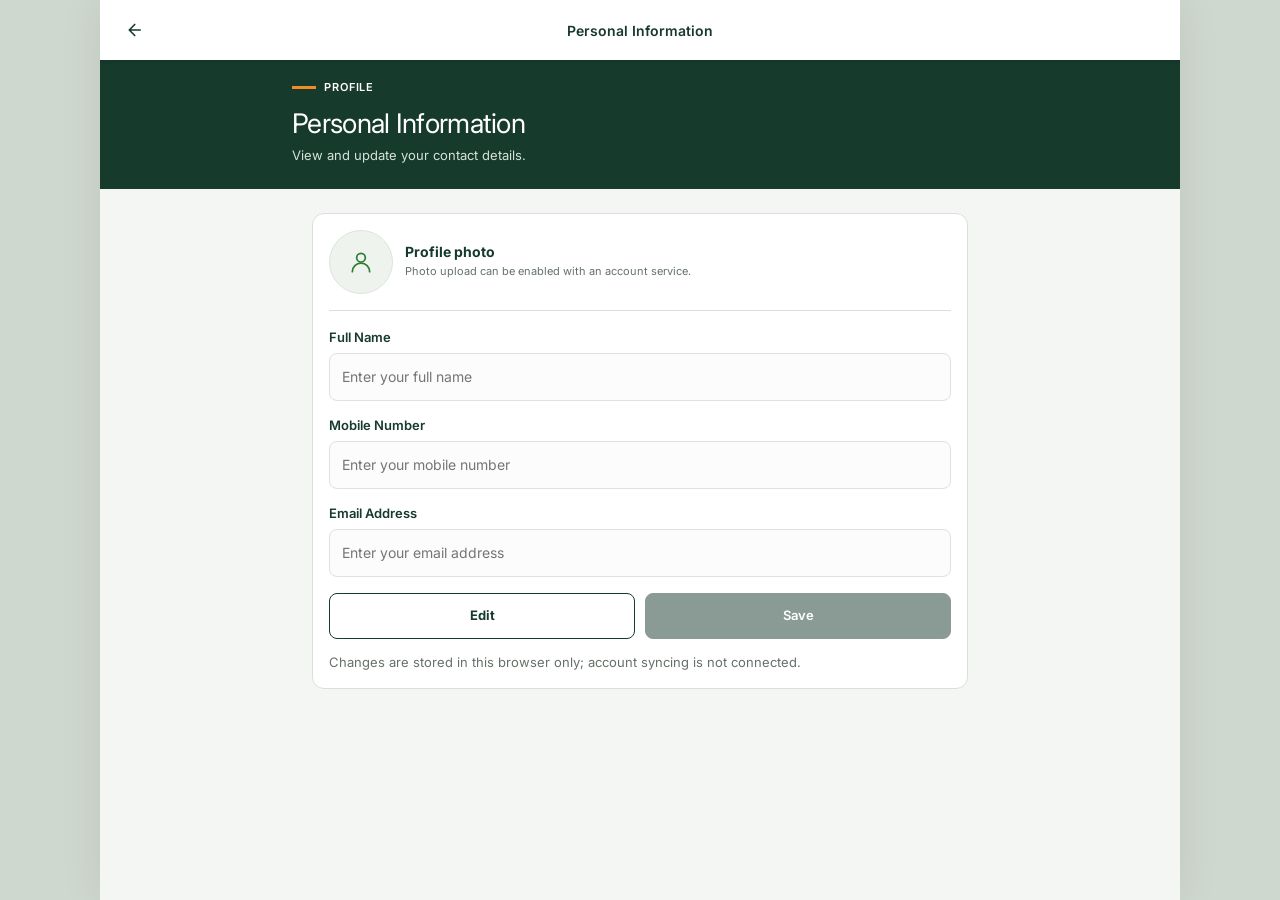
<file: personal-information.html>
<!DOCTYPE html>
<html lang="en">
<head>
  <meta charset="UTF-8" />
  <meta name="viewport" content="width=device-width, initial-scale=1" />
  <title>Personal Information | Shree Jageshwar</title>
  <meta name="description" content="Manage personal information saved in this browser." />
  <link rel="icon" href="assets/logo.png" />
  <link rel="preconnect" href="https://fonts.googleapis.com" />
  <link rel="preconnect" href="https://fonts.gstatic.com" crossorigin />
  <link href="https://fonts.googleapis.com/css2?family=Inter:wght@400;500;600;700;800&display=swap" rel="stylesheet" />
  <link rel="stylesheet" href="css/styles.css" />

  <link rel="canonical" href="https://jk-machinery.vercel.app/personal-information.html" />
  <meta property="og:type" content="website" />
  <meta property="og:title" content="Personal Information | Shree Jageshwar" />
  <meta property="og:description" content="Manage personal information saved in this browser." />
  <meta property="og:url" content="https://jk-machinery.vercel.app/personal-information.html" />
  <meta property="og:image" content="https://jk-machinery.vercel.app/assets/hero.png" />
  <meta property="og:image:alt" content="Agricultural machinery and welding work at Shree Jageshwar" />
  <meta name="twitter:card" content="summary_large_image" />
  <meta name="robots" content="noindex, follow" />
  </head>
<body data-page="personal-information">
  <a class="skip-link" href="#main" data-i18n="skipContent">Skip to content</a>
  <div class="app">
    <header class="site-header elevated subpage-header">
      <a class="icon-btn back-link" href="profile.html" aria-label="Back to Profile" data-i18n-aria-label="backProfile"><svg viewBox="0 0 24 24" fill="none" stroke="currentColor" stroke-width="1.8" stroke-linecap="round" stroke-linejoin="round" aria-hidden="true"><path d="m15 18-6-6 6-6M9 12h12"/></svg></a><span class="header-page-title" data-i18n="personalInfoTitle">Personal Information</span><span class="header-spacer" aria-hidden="true"></span>
    </header>
    <main id="main">
      <section class="account-hero"><div class="crumb"><span class="bar"></span><span data-i18n="profileSection">PROFILE</span></div><h1 data-i18n="personalInfoTitle">Personal Information</h1><p data-i18n="personalInfoLead">View and update your contact details.</p></section>
      <section class="account-body" aria-label="Personal information" data-i18n-aria-label="personalInfoTitle">
        <div class="card personal-card">
          <div class="profile-photo-placeholder" aria-label="Profile photo placeholder" data-i18n-aria-label="profilePhoto"><span class="profile-avatar"><svg viewBox="0 0 24 24" fill="none" stroke="currentColor" stroke-width="1.6" stroke-linecap="round" stroke-linejoin="round" aria-hidden="true"><circle cx="12" cy="8" r="4"/><path d="M4 21a8 8 0 0 1 16 0"/></svg></span><span><strong data-i18n="profilePhoto">Profile photo</strong><small data-i18n="photoUploadNote">Photo upload can be enabled with an account service.</small></span></div>
          <form id="personal-info-form" data-local-form="personal-info">
            <div class="field"><label for="profile-name" data-i18n="fullName">Full Name</label><input id="profile-name" name="name" type="text" autocomplete="name" placeholder="Enter your full name" data-i18n-placeholder="enterFullName" disabled /></div>
            <div class="field"><label for="profile-mobile" data-i18n="mobile">Mobile Number</label><input id="profile-mobile" name="mobile" type="tel" inputmode="tel" autocomplete="tel" placeholder="Enter your mobile number" data-i18n-placeholder="enterMobile" disabled /></div>
            <div class="field"><label for="profile-email" data-i18n="emailAddress">Email Address</label><input id="profile-email" name="email" type="email" autocomplete="email" placeholder="Enter your email address" data-i18n-placeholder="enterEmail" disabled /></div>
            <div class="button-row"><button class="btn btn-outline" id="edit-personal" type="button" data-i18n="edit">Edit</button><button class="btn btn-forest" id="save-personal" type="submit" data-i18n="save" disabled>Save</button></div>
            <p class="fine-print" id="personal-status" role="status" aria-live="polite" data-i18n="personalStorageNotice">Changes are stored in this browser only; account syncing is not connected.</p>
          </form>
        </div>
      </section>
    </main>
    <nav class="bottom-nav" aria-label="Mobile"></nav>
  </div>
  <div class="toast" id="toast" role="status" aria-live="polite"></div>
  <script src="js/components.js"></script><script src="js/main.js"></script><script src="js/settings-pages.js"></script>
</body>
</html>
</file>
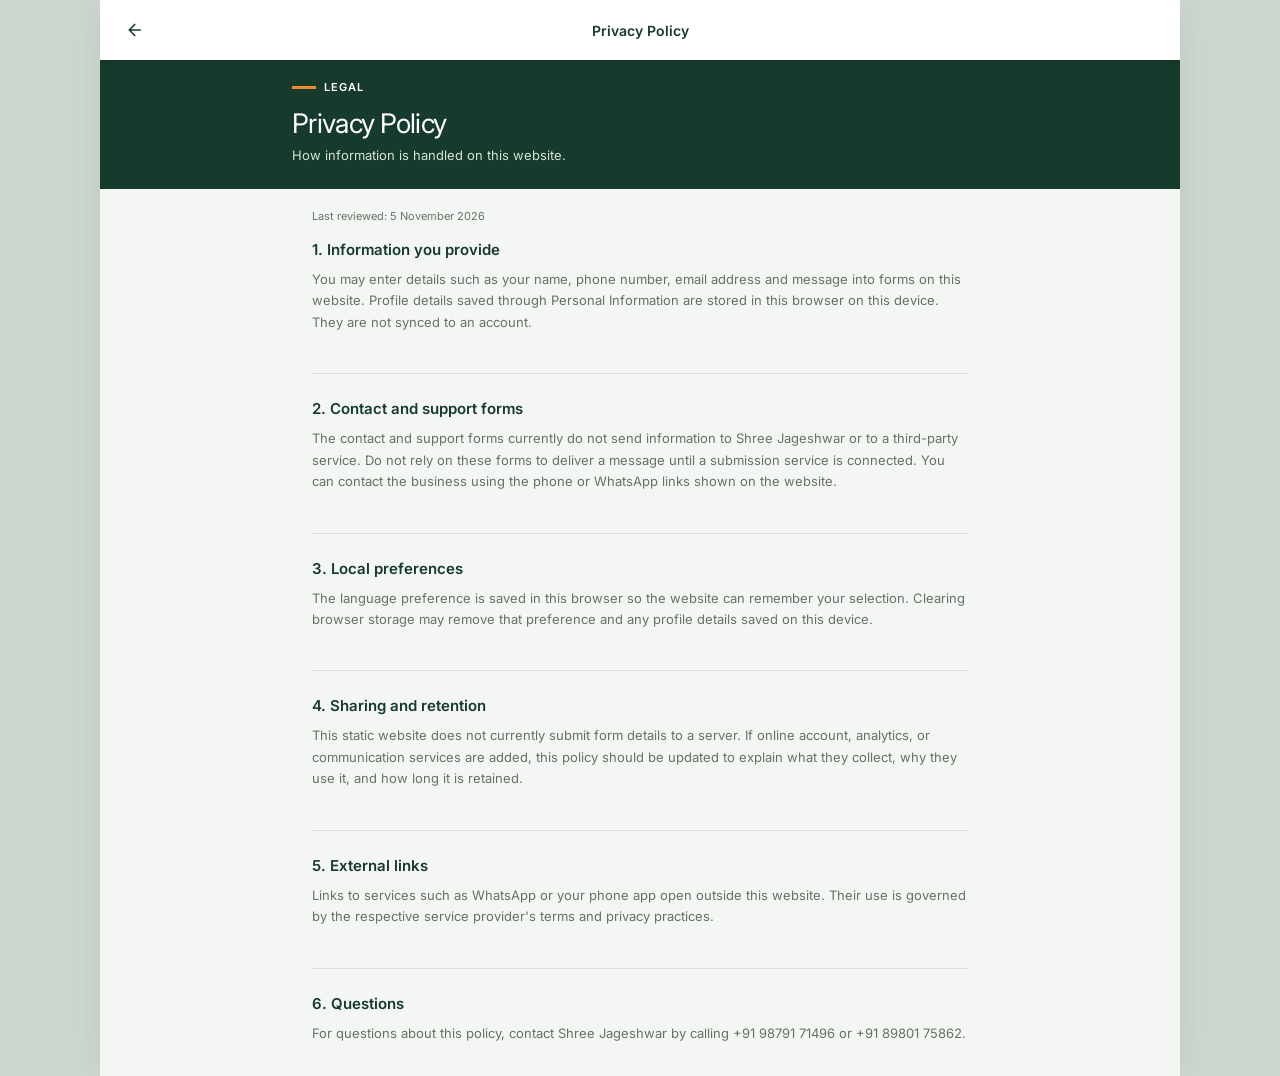
<file: privacy.html>
<!DOCTYPE html>
<html lang="en">
<head>
  <meta charset="UTF-8" /><meta name="viewport" content="width=device-width, initial-scale=1" />
  <title>Privacy Policy | Shree Jageshwar Welding and Agriculture</title>
  <meta name="description" content="Read how Shree Jageshwar Welding and Agriculture handles information entered on this website." /><link rel="icon" href="assets/logo.png" />
  <link rel="preconnect" href="https://fonts.googleapis.com" /><link rel="preconnect" href="https://fonts.gstatic.com" crossorigin />
  <link href="https://fonts.googleapis.com/css2?family=Inter:wght@400;500;600;700;800&display=swap" rel="stylesheet" /><link rel="stylesheet" href="css/styles.css" />

  <link rel="canonical" href="https://jk-machinery.vercel.app/privacy.html" />
  <meta property="og:type" content="website" />
  <meta property="og:title" content="Privacy Policy | Shree Jageshwar Welding and Agriculture" />
  <meta property="og:description" content="Read how Shree Jageshwar Welding and Agriculture handles information entered on this website." />
  <meta property="og:url" content="https://jk-machinery.vercel.app/privacy.html" />
  <meta property="og:image" content="https://jk-machinery.vercel.app/assets/hero.png" />
  <meta property="og:image:alt" content="Agricultural machinery and welding work at Shree Jageshwar" />
  <meta name="twitter:card" content="summary_large_image" />
  <meta name="twitter:title" content="Privacy Policy | Shree Jageshwar Welding and Agriculture" />
  <meta name="twitter:description" content="Read how Shree Jageshwar Welding and Agriculture handles information entered on this website." />
  <meta name="twitter:image" content="https://jk-machinery.vercel.app/assets/hero.png" />
  </head>
<body data-page="privacy">
  <a class="skip-link" href="#main" data-i18n="skipContent">Skip to content</a><div class="app">
    <header class="site-header elevated subpage-header"><a class="icon-btn back-link" href="profile.html" aria-label="Back to Profile" data-i18n-aria-label="backProfile"><svg viewBox="0 0 24 24" fill="none" stroke="currentColor" stroke-width="1.8" stroke-linecap="round" stroke-linejoin="round" aria-hidden="true"><path d="m15 18-6-6 6-6M9 12h12"/></svg></a><span class="header-page-title" data-i18n="privacyTitle">Privacy Policy</span><span class="header-spacer" aria-hidden="true"></span></header>
    <main id="main"><section class="account-hero"><div class="crumb"><span class="bar"></span><span data-i18n="legal">LEGAL</span></div><h1 data-i18n="privacyTitle">Privacy Policy</h1><p data-i18n="privacyLead">How information is handled on this website.</p></section>
      <article class="account-body legal-body" aria-label="Privacy Policy" data-i18n-aria-label="privacyTitle">
        <p class="policy-updated" data-i18n="reviewed">Last reviewed: 5 November 2026</p>
        <section class="policy-block"><h2 data-i18n="privacy1Title">1. Information you provide</h2><p data-i18n="privacy1">You may enter details such as your name, phone number, email address and message into forms on this website. Profile details saved through Personal Information are stored in this browser on this device. They are not synced to an account.</p></section>
        <section class="policy-block"><h2 data-i18n="privacy2Title">2. Contact and support forms</h2><p data-i18n="privacy2">The contact and support forms currently do not send information to Shree Jageshwar or to a third-party service. Do not rely on these forms to deliver a message until a submission service is connected. You can contact the business using the phone or WhatsApp links shown on the website.</p></section>
        <section class="policy-block"><h2 data-i18n="privacy3Title">3. Local preferences</h2><p data-i18n="privacy3">The language preference is saved in this browser so the website can remember your selection. Clearing browser storage may remove that preference and any profile details saved on this device.</p></section>
        <section class="policy-block"><h2 data-i18n="privacy4Title">4. Sharing and retention</h2><p data-i18n="privacy4">This static website does not currently submit form details to a server. If online account, analytics, or communication services are added, this policy should be updated to explain what they collect, why they use it, and how long it is retained.</p></section>
        <section class="policy-block"><h2 data-i18n="privacy5Title">5. External links</h2><p data-i18n="privacy5">Links to services such as WhatsApp or your phone app open outside this website. Their use is governed by the respective service provider's terms and privacy practices.</p></section>
        <section class="policy-block"><h2 data-i18n="privacy6Title">6. Questions</h2><p data-i18n="privacy6">For questions about this policy, contact Shree Jageshwar by calling +91 98791 71496 or +91 89801 75862.</p></section>
      </article>
    </main><nav class="bottom-nav" aria-label="Mobile"></nav>
  </div><script src="js/components.js"></script><script src="js/main.js"></script><script src="js/settings-pages.js"></script>
</body>
</html>
</file>
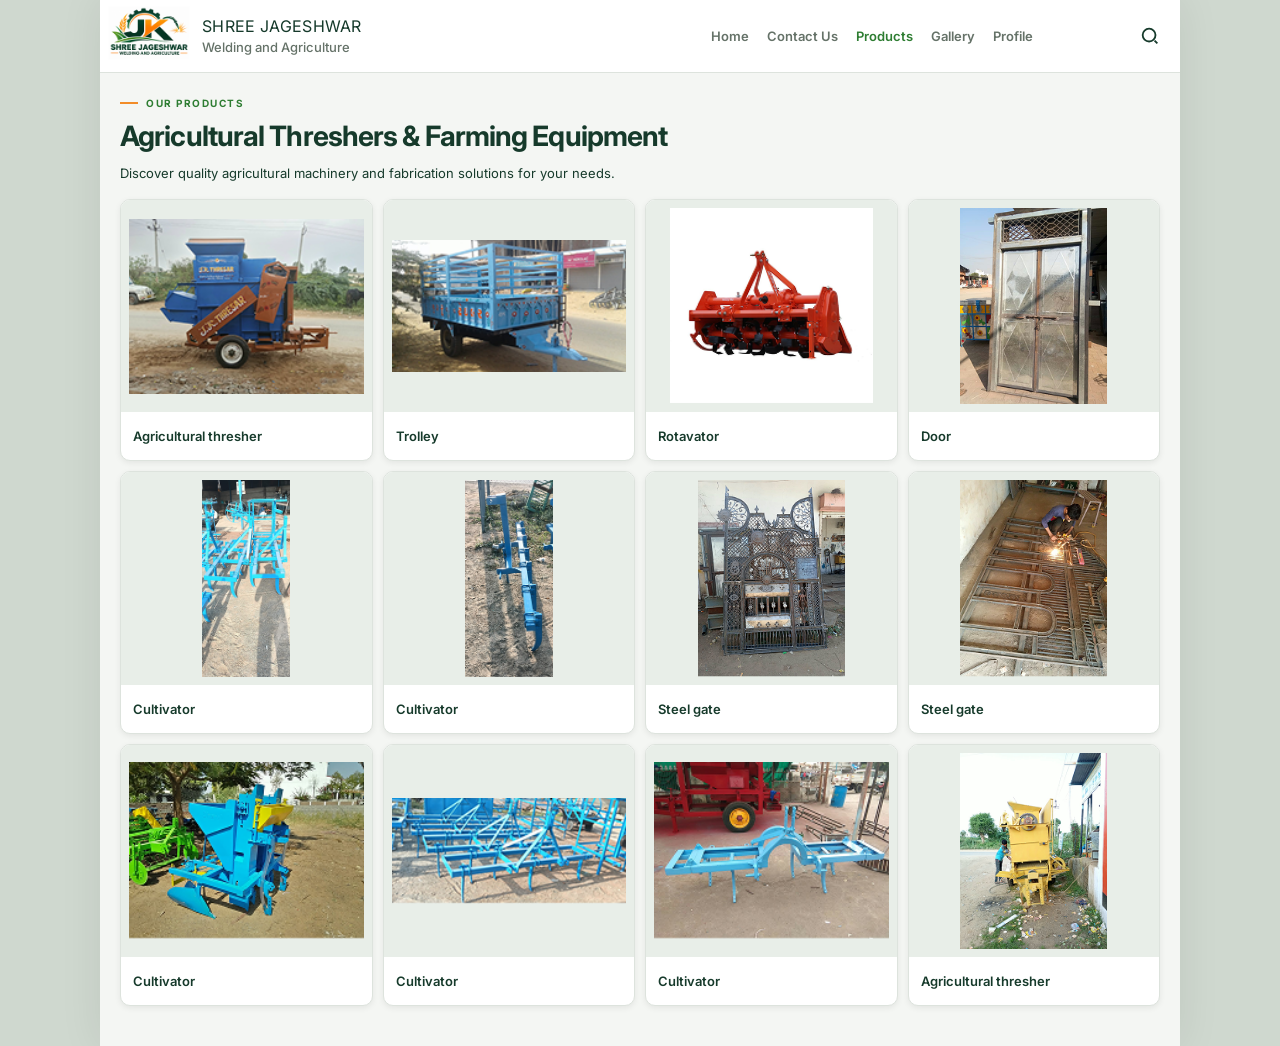
<file: products.html>
<!DOCTYPE html>
<html lang="en">
<head>
  <meta charset="UTF-8" />
  <meta name="viewport" content="width=device-width, initial-scale=1" />
  <title>Agricultural Threshers & Farming Equipment | Shree Jageshwar</title>
  <meta name="description" content="Explore wheat and multi crop threshers, farm equipment, farming implements, MS gates and steel gates from Shree Jageshwar Welding and Agriculture." />
  <link rel="icon" href="assets/logo.png" />
  <link rel="preconnect" href="https://fonts.googleapis.com" />
  <link rel="preconnect" href="https://fonts.gstatic.com" crossorigin />
  <link href="https://fonts.googleapis.com/css2?family=Inter:wght@400;500;600;700;800&display=swap" rel="stylesheet" />
  <link rel="stylesheet" href="css/styles.css" />

  <link rel="canonical" href="https://jk-machinery.vercel.app/products.html" />
  <meta property="og:type" content="website" />
  <meta property="og:title" content="Agricultural Threshers &amp; Farming Equipment | Shree Jageshwar" />
  <meta property="og:description" content="Explore wheat and multi crop threshers, farm equipment, farming implements, MS gates and steel gates from Shree Jageshwar Welding and Agriculture." />
  <meta property="og:url" content="https://jk-machinery.vercel.app/products.html" />
  <meta property="og:image" content="https://jk-machinery.vercel.app/assets/hero.png" />
  <meta property="og:image:alt" content="Agricultural machinery and welding work at Shree Jageshwar" />
  <meta name="twitter:card" content="summary_large_image" />
  <meta name="twitter:title" content="Agricultural Threshers &amp; Farming Equipment | Shree Jageshwar" />
  <meta name="twitter:description" content="Explore wheat and multi crop threshers, farm equipment, farming implements, MS gates and steel gates from Shree Jageshwar Welding and Agriculture." />
  <meta name="twitter:image" content="https://jk-machinery.vercel.app/assets/hero.png" />
  </head>
<body data-page="products">
  <div class="app">
    <header class="site-header">
      <a class="brand" href="index.html">
        <img src="assets/logo.png" width="82" height="62" alt="Shree Jageshwar logo" data-i18n-alt="logoAlt" />
        <div class="brand-copy">
          <p class="brand-name">SHREE JAGESHWAR</p>
          <p class="brand-sub" data-i18n="brandSub">Welding and Agriculture</p>
        </div>
      </a>
      <nav class="desktop-nav" aria-label="Primary">
        <a href="index.html" data-i18n="home">Home</a>
        <a href="contact.html" data-i18n="contact">Contact Us</a>
        <a class="active" href="products.html" data-i18n="products">Products</a>
        <a href="gallery.html" data-i18n="gallery">Gallery</a>
        <a href="profile.html" data-i18n="setting">Setting</a>
      </nav>
      <button class="icon-btn" id="search-toggle" type="button" aria-label="Search" data-i18n-aria-label="searchPh">
        <svg viewBox="0 0 24 24" fill="none" stroke="currentColor" stroke-width="2"><circle cx="11" cy="11" r="7"/><path d="m20 20-3-3"/></svg>
      </button>
    </header>
    <main>
      <div class="page-intro">
        <div class="section-label"><span class="accent-rule"></span><span data-i18n="ourProducts">OUR PRODUCTS</span></div>
        <h1 data-i18n="productsTitle">Explore Our Products</h1>
        <p data-i18n="productsLead">Discover quality agricultural machinery and fabrication solutions for your needs.</p>
      </div>
      <div class="search-bar" id="search-bar">
        <input id="product-search" type="search" data-i18n-placeholder="searchPh" placeholder="Search products…" />
      </div>
      <h2 class="seo-visually-hidden" data-i18n="productListHeading">Agricultural machinery and fabrication products</h2>
      <div class="product-grid">
        <button class="product-card" data-name="Thresar" data-i18n-name="productThresher" type="button"><img src="image/image 3.png" loading="lazy" decoding="async" alt="Agricultural thresher" data-i18n-alt="productThresher" /><div class="info"><h3 data-i18n="productThresher">Thresher</h3></div></button>
        <button class="product-card" data-name="Trolley" data-i18n-name="productTrolley" type="button"><img src="image/image 16.png" loading="lazy" decoding="async" alt="Farm trolley" data-i18n-alt="productTrolley" /><div class="info"><h3 data-i18n="productTrolley">Trolley</h3></div></button>
        <button class="product-card" data-name="Rotavator" data-i18n-name="productRotavator" type="button"><img src="image/image 19.png" loading="lazy" decoding="async" alt="Agricultural rotavator" data-i18n-alt="productRotavator" /><div class="info"><h3 data-i18n="productRotavator">Rotavator</h3></div></button>
        <button class="product-card" data-name="Door" data-i18n-name="productDoor" type="button"><img src="image/image 13.png" loading="lazy" decoding="async" alt="Fabricated metal door" data-i18n-alt="productDoor" /><div class="info"><h3 data-i18n="productDoor">Door</h3></div></button>
        <button class="product-card" data-name="Cultiware" data-i18n-name="productCultivator" type="button"><img src="image/image 7.png" loading="lazy" decoding="async" alt="Agricultural cultivator" data-i18n-alt="productCultivator" /><div class="info"><h3 data-i18n="productCultivator">Cultivator</h3></div></button>
        <button class="product-card" data-name="Cultivare" data-i18n-name="productCultivator" type="button"><img src="image/image 10.png" loading="lazy" decoding="async" alt="Agricultural cultivator" data-i18n-alt="productCultivator" /><div class="info"><h3 data-i18n="productCultivator">Cultivator</h3></div></button>
        <button class="product-card" data-name="Gate" data-i18n-name="productGate" type="button"><img src="image/image 11.png" loading="lazy" decoding="async" alt="Steel gate" data-i18n-alt="productGate" /><div class="info"><h3 data-i18n="productGate">Gate</h3></div></button>
        <button class="product-card" data-name="Gate" data-i18n-name="productGate" type="button"><img src="image/image 9.png" loading="lazy" decoding="async" alt="Steel gate" data-i18n-alt="productGate" /><div class="info"><h3 data-i18n="productGate">Gate</h3></div></button>
        <button class="product-card" data-name="Cultiware" data-i18n-name="productCultivator" type="button"><img src="image/image 21.png" loading="lazy" decoding="async" alt="Agricultural cultivator" data-i18n-alt="productCultivator" /><div class="info"><h3 data-i18n="productCultivator">Cultivator</h3></div></button>
        <button class="product-card" data-name="cultiware" data-i18n-name="productCultivator" type="button"><img src="image/image 1.png" loading="lazy" decoding="async" alt="Agricultural cultivator" data-i18n-alt="productCultivator" /><div class="info"><h3 data-i18n="productCultivator">Cultivator</h3></div></button>
        <button class="product-card" data-name="Cultiware" data-i18n-name="productCultivator" type="button"><img src="image/image 20.png" loading="lazy" decoding="async" alt="Agricultural cultivator" data-i18n-alt="productCultivator" /><div class="info"><h3 data-i18n="productCultivator">Cultivator</h3></div></button>
        <button class="product-card" data-name="Thresar" data-i18n-name="productThresher" type="button"><img src="image/image 14.png" loading="lazy" decoding="async" alt="Agricultural thresher" data-i18n-alt="productThresher" /><div class="info"><h3 data-i18n="productThresher">Thresher</h3></div></button>
      </div>
    </main>
    <nav class="bottom-nav" aria-label="Mobile">
      <a href="index.html"><svg viewBox="0 0 24 24" fill="none" stroke="currentColor" stroke-width="2"><path d="M3 10.5 12 3l9 7.5V21a1 1 0 0 1-1 1h-5v-7H9v7H4a1 1 0 0 1-1-1z"/></svg><span data-i18n="home">Home</span></a>
      <a href="contact.html"><svg viewBox="0 0 24 24" fill="none" stroke="currentColor" stroke-width="2"><path d="M22 16.92v3a2 2 0 0 1-2.18 2 19.8 19.8 0 0 1-8.63-3.07 19.5 19.5 0 0 1-6-6A19.8 19.8 0 0 1 2.12 4.18 2 2 0 0 1 4.11 2h3a2 2 0 0 1 2 1.72c.12.9.31 1.77.57 2.61a2 2 0 0 1-.45 2.11L8.09 9.91a16 16 0 0 0 6 6l1.47-1.14a2 2 0 0 1 2.11-.45c.84.26 1.71.45 2.61.57A2 2 0 0 1 22 16.92z"/></svg><span data-i18n="contact">Contact Us</span></a>
      <a class="active" href="products.html"><svg viewBox="0 0 24 24" fill="none" stroke="currentColor" stroke-width="2"><circle cx="12" cy="12" r="3"/><path d="M19.4 15a1.65 1.65 0 0 0 .33 1.82l.06.06a2 2 0 1 1-2.83 2.83l-.06-.06a1.65 1.65 0 0 0-1.82-.33 1.65 1.65 0 0 0-1 1.51V21a2 2 0 1 1-4 0v-.09A1.65 1.65 0 0 0 9 19.4a1.65 1.65 0 0 0-1.82.33l-.06.06a2 2 0 1 1-2.83-2.83l.06-.06A1.65 1.65 0 0 0 4.68 15a1.65 1.65 0 0 0-1.51-1H3a2 2 0 1 1 0-4h.09A1.65 1.65 0 0 0 4.6 9a1.65 1.65 0 0 0-.33-1.82l-.06-.06a2 2 0 1 1 2.83-2.83l.06.06A1.65 1.65 0 0 0 9 4.68a1.65 1.65 0 0 0 1-1.51V3a2 2 0 1 1 4 0v.09a1.65 1.65 0 0 0 1 1.51 1.65 1.65 0 0 0 1.82-.33l.06-.06a2 2 0 1 1 2.83 2.83l-.06.06A1.65 1.65 0 0 0 19.4 9a1.65 1.65 0 0 0 1.51 1H21a2 2 0 1 1 0 4h-.09a1.65 1.65 0 0 0-1.51 1z"/></svg><span data-i18n="products">Products</span></a>
      <a href="gallery.html"><svg viewBox="0 0 24 24" fill="none" stroke="currentColor" stroke-width="2"><rect x="3" y="3" width="18" height="18" rx="2"/><circle cx="8.5" cy="8.5" r="1.5"/><path d="m21 15-5-5L5 21"/></svg><span data-i18n="gallery">Gallery</span></a>
      <a href="profile.html"><svg viewBox="0 0 24 24" fill="none" stroke="currentColor" stroke-width="2"><circle cx="12" cy="12" r="3"/><path d="M19.4 15a1.65 1.65 0 0 0 .33 1.82l.06.06a2 2 0 1 1-2.83 2.83l-.06-.06a1.65 1.65 0 0 0-1.82-.33 1.65 1.65 0 0 0-1 1.51V21a2 2 0 1 1-4 0v-.09A1.65 1.65 0 0 0 9 19.4a1.65 1.65 0 0 0-1.82.33l-.06.06a2 2 0 1 1-2.83-2.83l.06-.06A1.65 1.65 0 0 0 4.68 15a1.65 1.65 0 0 0-1.51-1H3a2 2 0 1 1 0-4h.09A1.65 1.65 0 0 0 4.6 9a1.65 1.65 0 0 0-.33-1.82l-.06-.06a2 2 0 1 1 2.83-2.83l.06.06A1.65 1.65 0 0 0 9 4.68a1.65 1.65 0 0 0 1-1.51V3a2 2 0 1 1 4 0v.09a1.65 1.65 0 0 0 1 1.51 1.65 1.65 0 0 0 1.82-.33l.06-.06a2 2 0 1 1 2.83 2.83l-.06.06A1.65 1.65 0 0 0 19.4 9a1.65 1.65 0 0 0 1.51 1H21a2 2 0 1 1 0 4h-.09a1.65 1.65 0 0 0-1.51 1z"/></svg><span data-i18n="setting">Setting</span></a>
    </nav>
  </div>
  <div class="overlay" id="overlay"></div>
  <div class="modal" id="product-modal" role="dialog" aria-modal="true">
    <img alt="Selected agricultural machinery product" />
    <div class="pad">
      <h3></h3>
      <p class="muted" data-i18n="productModalLead">Quality agricultural machinery and fabrication from Shree Jageshwar.</p>
      <button class="btn btn-primary btn-block" type="button" data-enquire="" id="enquire-btn" data-i18n="enquire">Enquire</button>
      <button class="btn btn-ghost btn-block" type="button" data-close style="margin-top:8px" data-i18n="close">Close</button>
    </div>
  </div>
  <div class="toast" id="toast"></div>
  <script src="js/components.js"></script>
  <script src="js/main.js"></script>
  <script>
    document.querySelectorAll(".product-card").forEach(function (card) {
      card.addEventListener("click", function () {
        var btn = document.getElementById("enquire-btn");
        if (btn) btn.setAttribute("data-enquire", card.getAttribute("data-name"));
      });
    });
  </script>
</body>
</html>
</file>
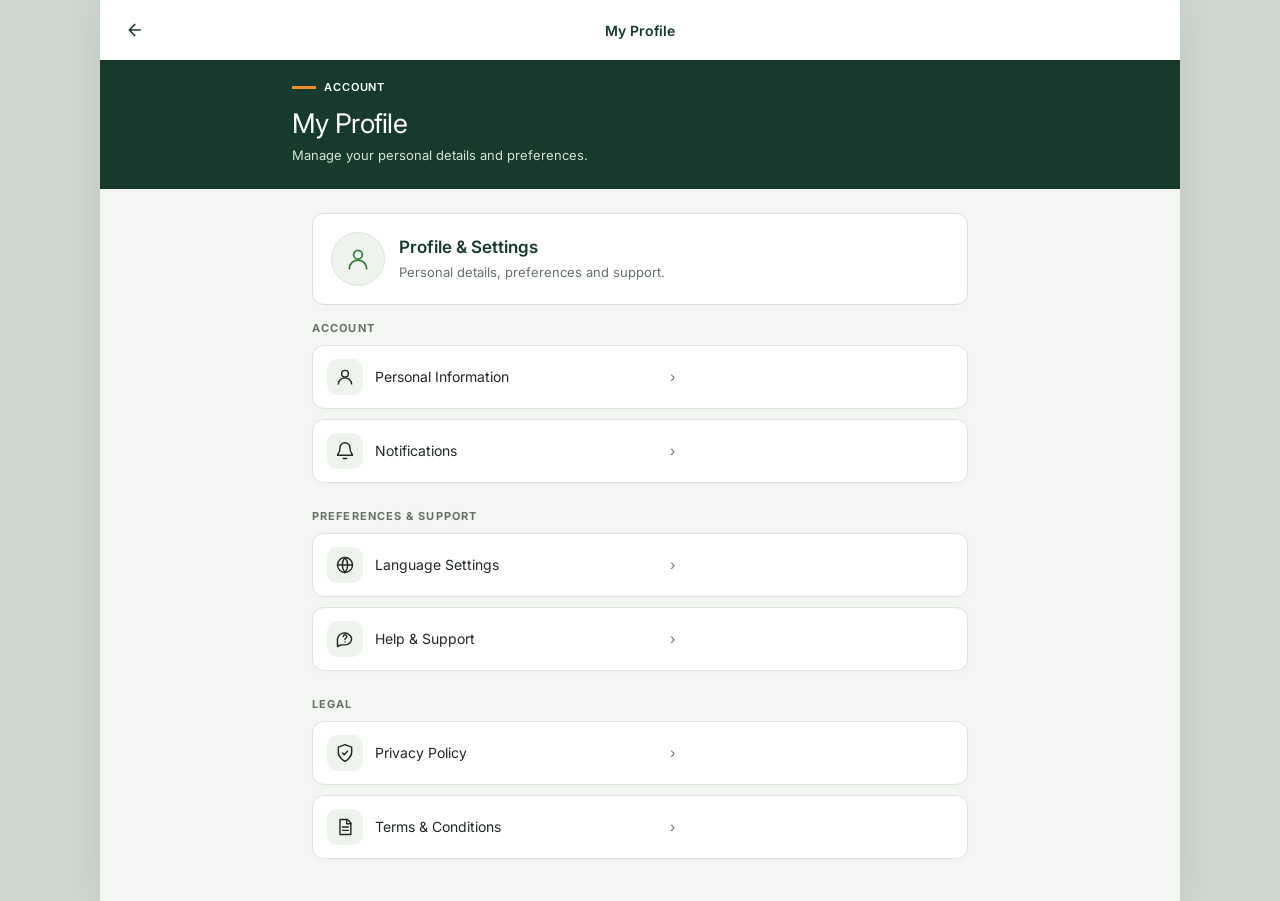
<file: profile.html>
<!DOCTYPE html>
<html lang="en">
<head>
  <meta charset="UTF-8" />
  <meta name="viewport" content="width=device-width, initial-scale=1" />
  <title>My Profile | Shree Jageshwar</title>
  <meta name="description" content="Personal profile, preferences and support for this website." />
  <link rel="icon" href="assets/logo.png" />
  <link rel="preconnect" href="https://fonts.googleapis.com" />
  <link rel="preconnect" href="https://fonts.gstatic.com" crossorigin />
  <link href="https://fonts.googleapis.com/css2?family=Inter:wght@400;500;600;700;800&display=swap" rel="stylesheet" />
  <link rel="stylesheet" href="css/styles.css" />

  <link rel="canonical" href="https://jk-machinery.vercel.app/profile.html" />
  <meta property="og:type" content="website" />
  <meta property="og:title" content="My Profile | Shree Jageshwar" />
  <meta property="og:description" content="Personal profile, preferences and support for this website." />
  <meta property="og:url" content="https://jk-machinery.vercel.app/profile.html" />
  <meta property="og:image" content="https://jk-machinery.vercel.app/assets/hero.png" />
  <meta property="og:image:alt" content="Agricultural machinery and welding work at Shree Jageshwar" />
  <meta name="twitter:card" content="summary_large_image" />
  <meta name="robots" content="noindex, follow" />
  </head>
<body data-page="profile">
  <a class="skip-link" href="#main" data-i18n="skipContent">Skip to content</a>
  <div class="app">
    <header class="site-header elevated subpage-header">
      <a class="icon-btn back-link" href="index.html" aria-label="Back to Home" data-i18n-aria-label="backHome"><svg viewBox="0 0 24 24" fill="none" stroke="currentColor" stroke-width="1.8" stroke-linecap="round" stroke-linejoin="round" aria-hidden="true"><path d="m15 18-6-6 6-6M9 12h12"/></svg></a>
      <span class="header-page-title" data-i18n="profileTitle">My Profile</span>
      <span class="header-spacer" aria-hidden="true"></span>
    </header>

    <main id="main">
      <section class="account-hero">
        <div class="crumb"><span class="bar"></span><span data-i18n="account">ACCOUNT</span></div>
        <h1 data-i18n="profileTitle">My Profile</h1>
        <p data-i18n="profileLead">Manage your personal details and preferences.</p>
      </section>

      <section class="account-body profile-settings" aria-label="Profile and settings" data-i18n-aria-label="profileCardTitle">
        <div class="profile-summary card">
          <span class="profile-avatar" aria-hidden="true"><svg viewBox="0 0 24 24" fill="none" stroke="currentColor" stroke-width="1.6" stroke-linecap="round" stroke-linejoin="round"><circle cx="12" cy="8" r="4"/><path d="M4 21a8 8 0 0 1 16 0"/></svg></span>
          <div><h2 data-i18n="profileCardTitle">Profile &amp; Settings</h2><p data-i18n="profileCardLead">Personal details, preferences and support.</p></div>
        </div>

        <section class="settings-group" aria-labelledby="account-details-title">
          <h2 id="account-details-title" class="settings-kicker" data-i18n="accountGroup">ACCOUNT</h2>
          <a class="option-card" href="personal-information.html"><span class="icon-well" aria-hidden="true"><svg viewBox="0 0 24 24" fill="none" stroke="currentColor" stroke-width="1.7"><circle cx="12" cy="8" r="4"/><path d="M4 21a8 8 0 0 1 16 0"/></svg></span><span data-i18n="personalInformation">Personal Information</span><span class="chev" aria-hidden="true">›</span></a>
          <a class="option-card" href="notifications.html"><span class="icon-well" aria-hidden="true"><svg viewBox="0 0 24 24" fill="none" stroke="currentColor" stroke-width="1.7" stroke-linecap="round" stroke-linejoin="round"><path d="M18 8a6 6 0 0 0-12 0c0 7-3 7-3 9h18c0-2-3-2-3-9M10 21h4"/></svg></span><span data-i18n="notifications">Notifications</span><span class="chev" aria-hidden="true">›</span></a>
        </section>

        <section class="settings-group" aria-labelledby="preferences-title">
          <h2 id="preferences-title" class="settings-kicker" data-i18n="prefsSupport">PREFERENCES &amp; SUPPORT</h2>
          <a class="option-card" href="language.html"><span class="icon-well" aria-hidden="true"><svg viewBox="0 0 24 24" fill="none" stroke="currentColor" stroke-width="1.7" stroke-linecap="round"><circle cx="12" cy="12" r="9"/><path d="M3 12h18M12 3a14 14 0 0 1 0 18M12 3a14 14 0 0 0 0 18"/></svg></span><span data-i18n="languageSettings">Language Settings</span><span class="chev" aria-hidden="true">›</span></a>
          <a class="option-card" href="help.html"><span class="icon-well" aria-hidden="true"><svg viewBox="0 0 24 24" fill="none" stroke="currentColor" stroke-width="1.7" stroke-linecap="round" stroke-linejoin="round"><path d="M20 11.5a7.5 7.5 0 0 1-7.5 7.5H7l-4 2v-5.5A7.5 7.5 0 1 1 20 11.5Z"/><path d="M10 9a2 2 0 1 1 3.6 1.2c-.6.7-1.6 1-1.6 2.3M12 15.5h.01"/></svg></span><span data-i18n="helpSupport">Help &amp; Support</span><span class="chev" aria-hidden="true">›</span></a>
        </section>

        <section class="settings-group" aria-labelledby="legal-title">
          <h2 id="legal-title" class="settings-kicker" data-i18n="legal">LEGAL</h2>
          <a class="option-card" href="privacy.html"><span class="icon-well" aria-hidden="true"><svg viewBox="0 0 24 24" fill="none" stroke="currentColor" stroke-width="1.7" stroke-linecap="round" stroke-linejoin="round"><path d="M12 22s8-4 8-11V5l-8-3-8 3v6c0 7 8 11 8 11Z"/><path d="m9 12 2 2 4-4"/></svg></span><span data-i18n="privacyPolicy">Privacy Policy</span><span class="chev" aria-hidden="true">›</span></a>
          <a class="option-card" href="terms.html"><span class="icon-well" aria-hidden="true"><svg viewBox="0 0 24 24" fill="none" stroke="currentColor" stroke-width="1.7" stroke-linecap="round" stroke-linejoin="round"><path d="M6 3h9l4 4v14H6z"/><path d="M14 3v5h5M9 12h7M9 16h7"/></svg></span><span data-i18n="termsConditions">Terms &amp; Conditions</span><span class="chev" aria-hidden="true">›</span></a>
        </section>
      </section>
    </main>

    <nav class="bottom-nav" aria-label="Mobile"></nav>
  </div>
  <script src="js/components.js"></script>
  <script src="js/main.js"></script>
</body>
</html>
</file>
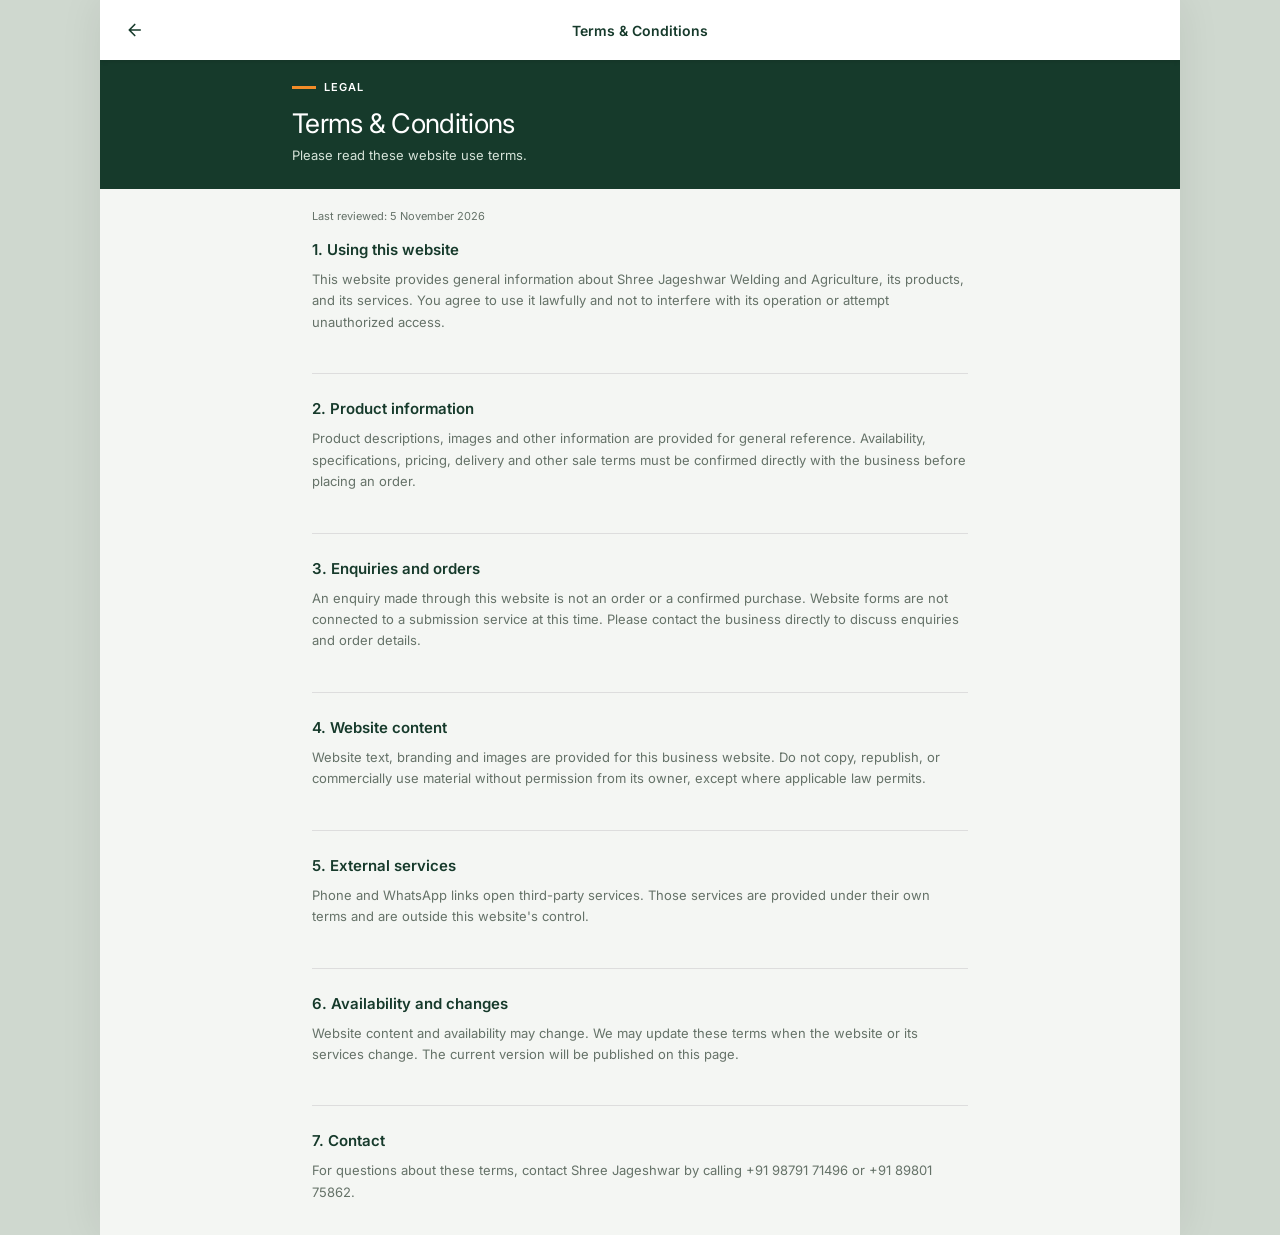
<file: terms.html>
<!DOCTYPE html>
<html lang="en">
<head>
  <meta charset="UTF-8" /><meta name="viewport" content="width=device-width, initial-scale=1" />
  <title>Terms & Conditions | Shree Jageshwar Welding and Agriculture</title>
  <meta name="description" content="Website use terms for Shree Jageshwar Welding and Agriculture, including product information and enquiries." /><link rel="icon" href="assets/logo.png" />
  <link rel="preconnect" href="https://fonts.googleapis.com" /><link rel="preconnect" href="https://fonts.gstatic.com" crossorigin />
  <link href="https://fonts.googleapis.com/css2?family=Inter:wght@400;500;600;700;800&display=swap" rel="stylesheet" /><link rel="stylesheet" href="css/styles.css" />

  <link rel="canonical" href="https://jk-machinery.vercel.app/terms.html" />
  <meta property="og:type" content="website" />
  <meta property="og:title" content="Terms &amp; Conditions | Shree Jageshwar Welding and Agriculture" />
  <meta property="og:description" content="Website use terms for Shree Jageshwar Welding and Agriculture, including product information and enquiries." />
  <meta property="og:url" content="https://jk-machinery.vercel.app/terms.html" />
  <meta property="og:image" content="https://jk-machinery.vercel.app/assets/hero.png" />
  <meta property="og:image:alt" content="Agricultural machinery and welding work at Shree Jageshwar" />
  <meta name="twitter:card" content="summary_large_image" />
  <meta name="twitter:title" content="Terms &amp; Conditions | Shree Jageshwar Welding and Agriculture" />
  <meta name="twitter:description" content="Website use terms for Shree Jageshwar Welding and Agriculture, including product information and enquiries." />
  <meta name="twitter:image" content="https://jk-machinery.vercel.app/assets/hero.png" />
  </head>
<body data-page="terms">
  <a class="skip-link" href="#main" data-i18n="skipContent">Skip to content</a><div class="app">
    <header class="site-header elevated subpage-header"><a class="icon-btn back-link" href="profile.html" aria-label="Back to Profile" data-i18n-aria-label="backProfile"><svg viewBox="0 0 24 24" fill="none" stroke="currentColor" stroke-width="1.8" stroke-linecap="round" stroke-linejoin="round" aria-hidden="true"><path d="m15 18-6-6 6-6M9 12h12"/></svg></a><span class="header-page-title" data-i18n="termsTitle">Terms &amp; Conditions</span><span class="header-spacer" aria-hidden="true"></span></header>
    <main id="main"><section class="account-hero"><div class="crumb"><span class="bar"></span><span data-i18n="legal">LEGAL</span></div><h1 data-i18n="termsTitle">Terms &amp; Conditions</h1><p data-i18n="termsLead">Please read these website use terms.</p></section>
      <article class="account-body legal-body" aria-label="Terms and Conditions" data-i18n-aria-label="termsTitle">
        <p class="policy-updated" data-i18n="reviewed">Last reviewed: 5 November 2026</p>
        <section class="policy-block"><h2 data-i18n="terms1Title">1. Using this website</h2><p data-i18n="terms1">This website provides general information about Shree Jageshwar Welding and Agriculture, its products, and its services. You agree to use it lawfully and not to interfere with its operation or attempt unauthorized access.</p></section>
        <section class="policy-block"><h2 data-i18n="terms2Title">2. Product information</h2><p data-i18n="terms2">Product descriptions, images and other information are provided for general reference. Availability, specifications, pricing, delivery and other sale terms must be confirmed directly with the business before placing an order.</p></section>
        <section class="policy-block"><h2 data-i18n="terms3Title">3. Enquiries and orders</h2><p data-i18n="terms3">An enquiry made through this website is not an order or a confirmed purchase. Website forms are not connected to a submission service at this time. Please contact the business directly to discuss enquiries and order details.</p></section>
        <section class="policy-block"><h2 data-i18n="terms4Title">4. Website content</h2><p data-i18n="terms4">Website text, branding and images are provided for this business website. Do not copy, republish, or commercially use material without permission from its owner, except where applicable law permits.</p></section>
        <section class="policy-block"><h2 data-i18n="terms5Title">5. External services</h2><p data-i18n="terms5">Phone and WhatsApp links open third-party services. Those services are provided under their own terms and are outside this website's control.</p></section>
        <section class="policy-block"><h2 data-i18n="terms6Title">6. Availability and changes</h2><p data-i18n="terms6">Website content and availability may change. We may update these terms when the website or its services change. The current version will be published on this page.</p></section>
        <section class="policy-block"><h2 data-i18n="terms7Title">7. Contact</h2><p data-i18n="terms7">For questions about these terms, contact Shree Jageshwar by calling +91 98791 71496 or +91 89801 75862.</p></section>
      </article>
    </main><nav class="bottom-nav" aria-label="Mobile"></nav>
  </div><script src="js/components.js"></script><script src="js/main.js"></script><script src="js/settings-pages.js"></script>
</body>
</html>
</file>
<file: css/styles.css>
:root {
  --bg: #f4f6f3;
  --white: #ffffff;
  --forest: #163a2b;
  --forest-deep: #202824;
  --green: #2e7d32;
  --orange: #f28c28;
  --muted: #657268;
  --muted-2: #7b847d;
  --border: #dde3dd;
  --border-2: #dddddd;
  --text: #163a2b;
  --ink: #202824;
  --soft: #eef4ed;
  --soft-2: #eaf2e8;
  --badge: #fff1e2;
  --badge-text: #8a4b0e;
  --hero-muted: rgba(221, 227, 221, 0.8);
  --shadow-header: 0 2px 4px rgba(0, 0, 0, 0.09);
  --shadow-card: 0 2px 6px rgba(0, 0, 0, 0.07);
  --shadow-btn: 0 4px 6px rgba(242, 140, 40, 0.4);
  --nav-h: 100px;
  --radius: 6px;
  --radius-lg: 12px;
  --max: 390px;
}

*,
*::before,
*::after {
  box-sizing: border-box;
}

html {
  -webkit-text-size-adjust: 100%;
}

body {
  margin: 0;
  font-family: Inter, system-ui, -apple-system, Segoe UI, sans-serif;
  background: #dfe6de;
  color: var(--text);
  min-height: 100vh;
}

img {
  max-width: 100%;
  display: block;
}

a {
  color: inherit;
  text-decoration: none;
}

button,
input,
textarea,
select {
  font-family: inherit;
}

.skip-link {
  position: absolute;
  left: -999px;
  top: 8px;
  background: var(--forest);
  color: #fff;
  padding: 8px 12px;
  z-index: 100;
}

.skip-link:focus {
  left: 8px;
}

.app {
  width: 100%;
  max-width: var(--max);
  margin: 0 auto;
  min-height: 100vh;
  background: var(--bg);
  position: relative;
  padding-bottom: calc(var(--nav-h) + 8px);
  overflow-x: hidden;
}

/* Header */
.site-header {
  position: sticky;
  top: 0;
  z-index: 40;
  background: var(--white);
  display: flex;
  align-items: center;
  justify-content: space-between;
  min-height: 64px;
  padding: 8px 12px 8px 8px;
  border-bottom: 1px solid var(--border);
  gap: 8px;
}

.site-header.elevated {
  border-bottom: none;
  box-shadow: var(--shadow-header);
  min-height: 68px;
  padding: 10px 16px;
}

.brand {
  display: flex;
  align-items: center;
  gap: 12px;
  min-width: 0;
  flex: 1;
}

.brand img {
  width: 82px;
  height: 62px;
  object-fit: contain;
  flex-shrink: 0;
  margin-top: -6px;
}

.brand-copy {
  min-width: 0;
}

.brand-name {
  margin: 0;
  font-size: 16px;
  font-weight: 400;
  color: var(--forest);
  line-height: 1.2;
  letter-spacing: 0.02em;
}

.brand-sub {
  margin: 3px 0 0;
  font-size: 13px;
  font-weight: 500;
  color: var(--muted);
}

.header-page-title {
  font-size: 14px;
  font-weight: 600;
  color: var(--forest);
  white-space: nowrap;
}

.icon-btn {
  width: 36px;
  height: 36px;
  border: 0;
  background: transparent;
  color: var(--forest);
  display: grid;
  place-items: center;
  cursor: pointer;
  border-radius: 8px;
  flex-shrink: 0;
}

.icon-btn svg {
  width: 22px;
  height: 22px;
}

.lang-pill {
  display: inline-flex;
  align-items: center;
  gap: 4px;
  border: 1px solid var(--forest);
  border-radius: 16px;
  padding: 5px 10px;
  background: var(--white);
  color: var(--forest);
  font-size: 12px;
  font-weight: 500;
  cursor: pointer;
  white-space: nowrap;
}

.lang-pill svg {
  width: 16px;
  height: 15px;
}

/* Hero */
.hero {
  position: relative;
  min-height: 298px;
  color: #fff;
  overflow: hidden;
}

.hero img.hero-photo {
  position: absolute;
  inset: 0;
  width: 100%;
  height: 100%;
  object-fit: cover;
}

.hero-overlay {
  position: absolute;
  inset: 0;
  background: linear-gradient(
    180deg,
    rgba(22, 58, 43, 0.93) 0%,
    rgba(22, 58, 43, 0.8) 55%,
    rgba(22, 58, 43, 0.4) 100%
  );
}

.hero-content {
  position: relative;
  z-index: 1;
  padding: 20px 20px 16px;
  display: flex;
  flex-direction: column;
  gap: 8px;
}

.eyebrow-chip {
  align-self: flex-start;
  background: rgba(242, 140, 40, 0.19);
  color: var(--orange);
  font-size: 10px;
  font-weight: 700;
  letter-spacing: 1.2px;
  padding: 4px 10px;
  border-radius: 4px;
}

.hero h1 {
  margin: 0;
  font-size: 24px;
  font-weight: 800;
  line-height: 1.2;
  max-width: 330px;
}

.hero p {
  margin: 0;
  font-size: 12px;
  line-height: 1.55;
  color: var(--hero-muted);
  max-width: 330px;
}

.hero-actions {
  display: flex;
  gap: 12px;
  align-items: center;
  padding-top: 8px;
  flex-wrap: wrap;
}

.btn {
  display: inline-flex;
  align-items: center;
  justify-content: center;
  border: 0;
  cursor: pointer;
  border-radius: 8px;
  font-weight: 700;
  font-size: 13px;
  line-height: 1;
}

.btn-primary {
  background: var(--orange);
  color: var(--forest);
  padding: 12px 22px;
  box-shadow: var(--shadow-btn);
}

.btn-ghost {
  background: var(--bg);
  color: var(--forest);
  border: 1.5px solid var(--forest);
  padding: 11px 18px;
  font-weight: 600;
}

.btn-block {
  width: 100%;
  height: 48px;
  border-radius: var(--radius);
  font-size: 14px;
}

.btn-forest {
  background: var(--forest);
  color: #fff;
  border: 1px solid var(--forest);
  min-height: 46px;
  width: 100%;
  border-radius: 8px;
  font-size: 13px;
  font-weight: 600;
}

/* Home sections */
.section {
  padding: 12px;
}

.section-head {
  display: flex;
  justify-content: space-between;
  align-items: center;
  gap: 12px;
  margin-bottom: 10px;
}

.kicker {
  margin: 0;
  font-size: 9px;
  font-weight: 700;
  letter-spacing: 1.2px;
  color: var(--green);
}

.section-head h2 {
  margin: 2px 0 0;
  font-size: 16px;
  font-weight: 700;
  color: var(--forest);
}

.link-accent {
  color: var(--orange);
  font-size: 12px;
  font-weight: 600;
  white-space: nowrap;
}

.product-strip {
  display: flex;
  gap: 8px;
}

.mini-card {
  flex: 1;
  min-width: 0;
  background: #fff;
  border-radius: 8px;
  overflow: hidden;
  box-shadow: var(--shadow-card);
}

.mini-card img {
  width: 100%;
  height: 60px;
  object-fit: cover;
}

.mini-card .meta {
  padding: 6px 7px 7px;
}

.mini-card h3 {
  margin: 0;
  font-size: 10px;
  font-weight: 700;
}

.mini-card p {
  margin: 2px 0 0;
  font-size: 9px;
  color: #6b7b6e;
}

.services {
  background: var(--forest-deep);
  color: #fff;
}

.services .kicker,
.services .link-accent {
  color: var(--orange);
}

.services h2 {
  color: #fff;
}

.chips {
  display: flex;
  flex-wrap: wrap;
  gap: 8px;
}

.chip {
  display: inline-flex;
  align-items: center;
  gap: 6px;
  background: var(--forest);
  color: #fff;
  border-radius: 20px;
  padding: 8px 12px;
  font-size: 11px;
  font-weight: 600;
}

.chip svg {
  width: 14px;
  height: 14px;
}

.site-footer {
  background: var(--forest);
  color: #fff;
  text-align: center;
  padding: 12px 20px;
}

.site-footer strong {
  display: block;
  font-size: 12px;
  font-weight: 700;
}

.site-footer .row {
  display: flex;
  justify-content: center;
  align-items: center;
  gap: 6px;
  margin-top: 4px;
  color: #dde3dd;
  font-size: 10px;
}

.site-footer .split {
  display: flex;
  justify-content: center;
  align-items: center;
  gap: 16px;
  padding-top: 6px;
  color: var(--hero-muted);
  font-size: 10px;
  font-weight: 500;
}

.site-footer .vr {
  width: 1px;
  height: 12px;
  background: rgba(255, 255, 255, 0.27);
}

.inline-ico {
  display: inline-flex;
  align-items: center;
  gap: 5px;
}

.inline-ico svg {
  width: 12px;
  height: 12px;
}

/* Bottom nav */
.bottom-nav {
  position: fixed;
  left: 50%;
  transform: translateX(-50%);
  
  bottom: 0;
  width: 100%;
  max-width: var(--max);
  height: 50px;
  /* height: var(--nav-h); */
  background: #fff;
  border-top: 1px solid var(--border);
  display: flex;
  align-items: stretch;
  padding: 8px 12px 12px;
  z-index: 50;

}

.bottom-nav a {
  flex: 1;
  display: flex;
  flex-direction: column;
  align-items: center;
  justify-content: center;
  gap: 4px;
  min-width: 0;
  color: var(--muted-2);
  font-size: 12px;
  font-weight: 500;
}
.bottom-nav a svg {
    display: block;
    width: 24px;
    height: 24px;
    stroke: currentColor;
    fill: none;
    flex-shrink: 0;
    z-index: 2000;
}
/* .bottom-nav a svg {
  width: 24px;
  height: 24px;
} */

.bottom-nav a.active {
  color: var(--green);
  font-weight: 600;
}

/* Page intro */
.page-intro {
  padding: 24px 20px 16px;
}

.section-label {
  display: flex;
  align-items: center;
  gap: 8px;
  margin-bottom: 10px;
}

.seo-visually-hidden {
  position: absolute;
  width: 1px;
  height: 1px;
  padding: 0;
  margin: -1px;
  overflow: hidden;
  clip: rect(0, 0, 0, 0);
  white-space: nowrap;
  border: 0;
}

.accent-rule {
  width: 18px;
  height: 2px;
  background: var(--orange);
}

.section-label span {
  font-size: 10px;
  font-weight: 700;
  letter-spacing: 1.5px;
  color: var(--green);
}

.page-intro h1 {
  margin: 0;
  font-size: 28px;
  font-weight: 700;
  letter-spacing: -0.9px;
  line-height: 34px;
  color: var(--forest);
}

.page-intro p {
  margin: 10px 0 0;
  font-size: 13px;
  line-height: 20px;
  color: var(--forest);
}

.page-intro.muted p {
  color: var(--muted);
}

/* Products */
.search-bar {
  display: none;
  padding: 0 20px 12px;
}

.search-bar.open {
  display: block;
}

.search-bar input {
  width: 100%;
  height: 44px;
  border: 1px solid var(--border);
  border-radius: var(--radius);
  padding: 0 12px;
  font-size: 14px;
  background: #fff;
  color: var(--forest);
}

.product-grid {
  display: grid;
  grid-template-columns: 1fr 1fr;
  gap: 10px;
  padding: 0 10px 24px;
  align-items: start;
}

.product-card {
  background: #fff;
  border: 1px solid var(--border);
  border-radius: var(--radius);
  overflow: hidden;
  display: flex;
  flex-direction: column;
  cursor: pointer;
  text-align: left;
  width: 100%;
  padding: 0;
  color: inherit;
}

.product-card img {
  width: 100%;
  height: auto;
  object-fit: cover;
  background: #e8eee8;
}

.product-card .info {
  min-height: 58px;
  display: flex;
  align-items: center;
  padding: 10px 12px;
}

.product-card h3 {
  margin: 0;
  font-size: 13px;
  font-weight: 600;
  line-height: 18px;
}

.product-card.hidden {
  display: none;
}

/* Gallery masonry */
.gallery {
  padding: 0 20px 24px;
  display: flex;
  flex-direction: column;
  gap: 12px;
}

.gallery-row {
  display: flex;
  gap: 12px;
  align-items: flex-start;
}

.gallery-row img,
.gallery-row button {
  border: 0;
  padding: 0;
  background: none;
  border-radius: 4px;
  overflow: hidden;
  cursor: pointer;
}

.gallery-row img {
  width: 100%;
  height: 100%;
  object-fit: cover;
}

.g-half {
  width: calc(50% - 6px);
}

.g-full {
  width: 100%;
}

.g-half img,
.g-full img {
  display: block;
  width: 100%;
  height: auto;
  border-radius: 4px;
}

/* Empty gallery slots mirror the mixed-height image grid in the Figma screen. */
.gallery.gallery-grid {
  display: grid;
  grid-template-columns: repeat(2, minmax(0, 1fr));
  grid-auto-rows: auto;
  align-items: start;
  gap: 12px;
  padding: 0 20px 32px;
}

.gallery-card {
  width: 100%;
  min-width: 0;
  align-self: start;
  aspect-ratio: 1.08;
  border: 1px solid rgba(22, 58, 43, 0.1);
  border-radius: 6px;
  background: #fff;
  box-shadow: 0 2px 6px rgba(22, 58, 43, 0.05);
  overflow: hidden;
}

.gallery-photo {
  display: block;
  width: 100%;
  height: 100%;
  border: 0;
  padding: 0;
  background: transparent;
  cursor: zoom-in;
}

.gallery-photo:focus-visible,
.lightbox-close:focus-visible {
  outline: 3px solid #f28b32;
  outline-offset: -3px;
}

.gallery-photo img {
  display: block;
  width: 100%;
  height: 100%;
  object-fit: cover;
}

.lightbox-close {
  position: absolute;
  top: 16px;
  right: 18px;
  width: 44px;
  height: 44px;
  border: 1px solid rgba(255, 255, 255, .65);
  border-radius: 50%;
  color: #fff;
  background: rgba(0, 0, 0, .35);
  font-size: 30px;
  line-height: 1;
  cursor: pointer;
}

/* Contact */
.contact-list,
.form-wrap {
  padding: 0 20px;
}

.contact-list {
  display: flex;
  flex-direction: column;
  gap: 10px;
}

.contact-card {
  display: flex;
  gap: 14px;
  align-items: center;
  background: #fff;
  border: 1px solid var(--border);
  border-radius: var(--radius);
  padding: 14px 16px;
  min-height: 72px;
}

.contact-card svg {
  width: 22px;
  height: 22px;
  color: var(--green);
  flex-shrink: 0;
}

.contact-card .label {
  margin: 0;
  font-size: 13px;
  font-weight: 600;
  color: var(--forest);
}

.contact-card .value {
  margin: 4px 0 0;
  font-size: 15px;
  font-weight: 600;
  color: #000;
  word-break: break-word;
}

.form-wrap {
  padding: 24px 20px 32px;
}

.form-wrap h2 {
  margin: 0 0 20px;
  font-size: 20px;
  letter-spacing: -0.4px;
  font-weight: 700;
}

.field {
  display: flex;
  flex-direction: column;
  gap: 8px;
  margin-bottom: 16px;
}

.field label {
  font-size: 13px;
  font-weight: 600;
}

.field input,
.field textarea {
  width: 100%;
  border: 1px solid var(--border);
  border-radius: var(--radius);
  background: #fff;
  padding: 12px;
  font-size: 14px;
  color: var(--forest);
}

.field input {
  height: 48px;
}

.field textarea {
  min-height: 112px;
  resize: vertical;
}

.form-status {
  margin-top: 12px;
  font-size: 13px;
  color: var(--green);
  display: none;
}

.form-status.show {
  display: block;
}

.contact-page {
  padding-bottom: 8px;
}

.contact-note {
  display: flex;
  gap: 13px;
  align-items: center;
  margin: 0 20px;
  padding: 14px;
  border: 1px solid var(--border);
  border-radius: var(--radius-lg);
  background: #fff;
  box-shadow: var(--shadow-card);
}

.contact-note-icon {
  display: grid;
  place-items: center;
  width: 42px;
  height: 42px;
  flex: 0 0 42px;
  border-radius: 12px;
  color: var(--green);
  background: var(--soft);
}

.contact-note-icon svg {
  width: 22px;
  height: 22px;
}

.contact-methods {
  gap: 10px;
}

.contact-detail-card {
  min-height: 72px;
  border-radius: var(--radius-lg);
  box-shadow: var(--shadow-card);
}

.contact-method-icon {
  display: grid;
  place-items: center;
  width: 42px;
  height: 42px;
  flex: 0 0 42px;
  border-radius: 12px;
  color: var(--green);
  background: var(--soft);
}

.contact-method-icon svg {
  width: 21px;
  height: 21px;
}

.contact-value-link {
  display: block;
  width: fit-content;
  margin-top: 4px;
}

.contact-value-link + .contact-value-link {
  margin-top: 3px;
}

.contact-whatsapp {
  display: inline-flex;
  align-items: center;
  gap: 5px;
  margin-top: 8px;
  color: #248b57;
  font-size: 12px;
  font-weight: 600;
}

.contact-whatsapp svg {
  width: 16px;
  height: 16px;
}

.contact-note strong {
  display: block;
  color: var(--forest);
  font-size: 14px;
}

.contact-note p {
  margin: 4px 0 0;
  color: var(--muted);
  font-size: 12px;
  line-height: 1.45;
}

.contact-form-wrap {
  padding-top: 22px;
}

.contact-form-wrap form {
  padding: 18px 16px 16px;
  border: 1px solid var(--border);
  border-radius: var(--radius-lg);
  background: #fff;
  box-shadow: var(--shadow-card);
}

.contact-form-wrap .field {
  gap: 7px;
  margin-bottom: 13px;
}

.contact-form-wrap .field input,
.contact-form-wrap .field textarea {
  border-radius: 8px;
  background: #fbfcfb;
}

.contact-form-wrap .field input:focus,
.contact-form-wrap .field textarea:focus {
  outline: 3px solid rgba(46, 125, 50, 0.15);
  border-color: var(--green);
}

.form-note {
  margin: 12px 0 0;
  color: var(--muted);
  font-size: 11px;
  line-height: 1.45;
  text-align: center;
}

@media (min-width: 640px) {
  .contact-page {
    max-width: 640px;
    margin: 0 auto;
  }
}

@media (min-width: 900px) {
  .contact-page {
    max-width: 820px;
    padding: 12px 0 48px;
  }

  .contact-note {
    margin-inline: 32px;
  }

  .contact-form-wrap {
    padding-inline: 32px;
  }
}

/* Settings */
.settings-list {
  padding: 0 20px 32px;
}

.settings-kicker {
  margin: 0 0 12px;
  font-size: 11px;
  letter-spacing: 1.1px;
  color: var(--muted);
  text-transform: none;
}

.option-card {
  display: flex;
  align-items: center;
  gap: 12px;
  background: #fff;
  border: 1px solid var(--border);
  border-radius: var(--radius-lg);
  box-shadow: 0 2px 6px rgba(22, 58, 43, 0.02);
  padding: 0 14px;
  height: 64px;
  margin-bottom: 10px;
}

.icon-well {
  width: 36px;
  height: 36px;
  border-radius: 10px;
  background: var(--soft);
  display: grid;
  place-items: center;
  color: var(--green);
  flex-shrink: 0;
}

.icon-well svg {
  width: 20px;
  height: 20px;
}

.option-card span {
  flex: 1;
  font-size: 14px;
  color: var(--ink);
}

.option-card .icon-well {
  flex: 0 0 36px;
}

.option-card > span:not(.icon-well):not(.chev) {
  flex: 1;
}

.option-card .chev {
  width: 18px;
  height: 18px;
  color: var(--muted);
}

/* Account subpages */
.account-hero {
  background: var(--forest);
  color: #fff;
  padding: 20px 20px 24px;
}

.crumb {
  display: flex;
  align-items: center;
  gap: 8px;
  margin-bottom: 14px;
  color: #fff;
  font-size: 11px;
  font-weight: 600;
  letter-spacing: 0.88px;
}

.crumb svg {
  width: 18px;
  height: 18px;
}

.crumb .bar {
  width: 24px;
  height: 3px;
  background: var(--orange);
}

.account-hero h1 {
  margin: 0;
  font-size: 27px;
  font-weight: 400;
  letter-spacing: -0.7px;
  line-height: 1.15;
}

.account-hero p {
  margin: 7px 0 0;
  font-size: 13px;
  color: #d6e3d9;
  line-height: 1.45;
}

.account-body {
  padding: 24px 20px 32px;
  display: flex;
  flex-direction: column;
  gap: 20px;
}

.card {
  background: #fff;
  border: 1px solid var(--border-2);
  border-radius: var(--radius-lg);
  padding: 16px;
}

.card.plain {
  border: 0;
  padding: 20px;
}

.card h2,
.account-body > h2,
.support-title {
  margin: 0;
  font-size: 17px;
  font-weight: 400;
  color: var(--forest);
  line-height: 1.35;
}

.card p,
.muted {
  color: var(--muted);
  font-size: 13px;
  line-height: 1.5;
}

.badge {
  display: inline-flex;
  background: var(--badge);
  color: var(--badge-text);
  font-size: 11px;
  font-weight: 600;
  border-radius: 100px;
  padding: 5px 9px;
}

.lang-option {
  width: 100%;
  display: flex;
  align-items: center;
  gap: 14px;
  text-align: left;
  background: #fff;
  border: 1px solid var(--border-2);
  border-radius: var(--radius-lg);
  padding: 18px;
  cursor: pointer;
}

.lang-option.selected {
  background: var(--soft-2);
  border: 1.5px solid var(--green);
}

.lang-option strong {
  display: block;
  font-size: 16px;
  font-weight: 600;
  color: var(--forest);
}

.lang-option small {
  display: block;
  margin-top: 4px;
  font-size: 13px;
  color: var(--muted);
}

.radio {
  width: 24px;
  height: 24px;
  margin-left: auto;
  border: 1.5px solid #c5cdc6;
  border-radius: 50%;
  display: grid;
  place-items: center;
  flex-shrink: 0;
}

.lang-option.selected .radio {
  border-color: var(--green);
  background: var(--green);
  color: #fff;
}

.faq-item + .faq-item {
  border-top: 1px solid var(--border-2);
  margin-top: 12px;
  padding-top: 12px;
}

.faq-btn {
  width: 100%;
  display: flex;
  gap: 12px;
  align-items: center;
  background: none;
  border: 0;
  padding: 0;
  cursor: pointer;
  text-align: left;
  font-size: 14px;
  color: var(--ink);
}

.faq-btn span {
  flex: 1;
  font-weight: 500;
}

.faq-item.open .faq-btn span {
  font-weight: 600;
  color: var(--forest);
}

.faq-body {
  display: none;
  margin: 8px 0 4px;
  font-size: 13px;
  line-height: 1.5;
  color: var(--muted);
}

.faq-item.open .faq-body {
  display: block;
}

.policy-block + .policy-block {
  border-top: 1px solid var(--border-2);
  margin-top: 24px;
  padding-top: 24px;
}

.policy-block h2 {
  margin: 0 0 9px;
  font-size: 17px;
  font-weight: 400;
}

.policy-block p {
  margin: 0;
  font-size: 14px;
  line-height: 1.5;
  color: var(--muted);
}

.fine-print {
  font-size: 12px;
  color: var(--muted);
  line-height: 1.5;
  margin: 0;
}

.support-intro {
  display: flex;
  gap: 12px;
  align-items: center;
}

.support-intro svg {
  width: 28px;
  height: 28px;
  color: var(--green);
  flex-shrink: 0;
}

/* Profile and Settings pages */
.subpage-header {
  min-height: 60px !important;
  padding: 8px 12px !important;
}

.subpage-header .back-link,
.header-spacer {
  width: 40px;
  flex: 0 0 40px;
}

.subpage-header .header-page-title {
  overflow: hidden;
  text-overflow: ellipsis;
}

.profile-settings,
.support-page,
.legal-body {
  gap: 16px;
}

.profile-summary {
  display: flex;
  gap: 14px;
  align-items: center;
  padding: 18px;
}

.profile-summary h2 {
  font-weight: 600;
}

.profile-summary p {
  margin: 4px 0 0;
}

.profile-avatar {
  display: grid;
  place-items: center;
  width: 54px;
  height: 54px;
  flex: 0 0 54px;
  color: var(--green);
  background: var(--soft);
  border: 1px solid var(--border);
  border-radius: 50%;
}

.profile-avatar svg {
  width: 26px;
  height: 26px;
}

.settings-group .settings-kicker {
  margin: 0 0 10px;
}

.settings-group .option-card {
  text-decoration: none;
  transition: border-color 150ms ease, background 150ms ease;
}

.settings-group .option-card:hover,
.settings-group .option-card:focus-visible {
  border-color: var(--green);
  background: #fbfdfb;
}

.personal-card form {
  margin-top: 18px;
}

.profile-photo-placeholder {
  display: flex;
  align-items: center;
  gap: 12px;
  padding-bottom: 16px;
  border-bottom: 1px solid var(--border-2);
}

.profile-photo-placeholder .profile-avatar {
  width: 64px;
  height: 64px;
  flex-basis: 64px;
}

.profile-photo-placeholder strong,
.profile-photo-placeholder small {
  display: block;
}

.profile-photo-placeholder strong {
  color: var(--forest);
  font-size: 14px;
}

.profile-photo-placeholder small {
  margin-top: 4px;
  color: var(--muted);
  font-size: 11px;
  line-height: 1.45;
}

.button-row,
.support-actions {
  display: flex;
  gap: 10px;
  flex-wrap: wrap;
}

.button-row .btn,
.support-actions .btn {
  min-height: 46px;
  flex: 1 1 calc(50% - 5px);
  padding: 0 12px;
}

.support-actions .btn:last-child {
  flex-basis: 100%;
}

.btn-outline {
  color: var(--forest);
  background: #fff;
  border: 1px solid var(--forest);
  border-radius: 8px;
}

.button-row .btn:disabled {
  opacity: .5;
  cursor: not-allowed;
}

.personal-card .fine-print {
  margin-top: 14px;
}

.notification-heading {
  display: flex;
  justify-content: space-between;
  align-items: flex-start;
  gap: 12px;
}

.notification-heading .fine-print {
  margin: 5px 0 0;
}

.text-button {
  flex: 0 0 auto;
  border: 0;
  padding: 6px 0;
  background: transparent;
  color: var(--green);
  font-size: 12px;
  font-weight: 700;
  cursor: pointer;
}

.text-button:disabled {
  color: var(--muted-2);
  cursor: default;
}

.notification-list {
  display: flex;
  flex-direction: column;
  gap: 10px;
}

.notification-card {
  position: relative;
  display: flex;
  gap: 11px;
  align-items: flex-start;
  padding: 14px 12px;
  border: 1px solid var(--border);
  border-radius: var(--radius-lg);
  background: #fff;
}

.notification-card.is-unread {
  border-color: #c5d9c7;
  background: #fbfdfb;
}

.notification-mark {
  width: 8px;
  height: 8px;
  flex: 0 0 8px;
  margin-top: 7px;
  border-radius: 50%;
  background: var(--orange);
}

.notification-card:not(.is-unread) .notification-mark {
  background: #cbd2cc;
}

.notification-icon {
  display: grid;
  place-items: center;
  width: 34px;
  height: 34px;
  flex: 0 0 34px;
  border-radius: 10px;
  color: var(--green);
  background: var(--soft);
  font-size: 19px;
}

.notification-copy {
  min-width: 0;
  flex: 1;
}

.notification-meta {
  display: flex;
  justify-content: space-between;
  gap: 8px;
  color: var(--muted);
  font-size: 10px;
}

.notification-copy h3 {
  margin: 6px 0 4px;
  color: var(--forest);
  font-size: 13px;
}

.notification-copy p {
  margin: 0;
  color: var(--muted);
  font-size: 12px;
  line-height: 1.45;
}

.notification-status.show {
  display: block;
}

.language-fieldset {
  display: flex;
  flex-direction: column;
  gap: 12px;
  margin: 0;
  padding: 0;
  border: 0;
}

.language-fieldset legend {
  margin-bottom: 14px;
}

.language-fieldset .lang-option {
  position: relative;
  min-height: 78px;
  margin: 0;
  padding: 15px;
}

.language-symbol {
  display: grid;
  place-items: center;
  width: 38px;
  height: 38px;
  flex: 0 0 38px;
  border-radius: 10px;
  color: var(--green);
  background: var(--soft);
  font-size: 18px;
  font-weight: 600;
}

.radio-input {
  position: absolute;
  width: 1px;
  height: 1px;
  opacity: 0;
}

.radio-input:focus-visible + .radio {
  outline: 3px solid rgba(46, 125, 50, .25);
  outline-offset: 3px;
}

.language-fieldset .lang-option.selected .radio::after {
  content: "";
  width: 8px;
  height: 8px;
  border-radius: 50%;
  background: #fff;
}

.support-contact > p,
.support-request > p {
  margin: 6px 0 14px;
}

.support-contact .fine-print {
  margin: 12px 0 0;
  overflow-wrap: anywhere;
}

.faq-card h2,
.support-request h2 {
  margin-bottom: 12px;
  font-weight: 600;
}

.faq-item .faq-btn > span:last-child {
  flex: 0 0 auto;
  color: var(--muted);
}

.faq-item.open .faq-btn > span:last-child {
  transform: rotate(180deg);
}

.support-request form {
  margin-top: 16px;
}

.support-request .field input,
.support-request .field textarea,
.personal-card .field input {
  border-radius: 8px;
  background: #fbfcfb;
}

.support-request .field input:focus,
.support-request .field textarea:focus,
.personal-card .field input:focus {
  outline: 3px solid rgba(46, 125, 50, .15);
  border-color: var(--green);
}

.legal-body {
  padding-top: 20px;
}

.policy-updated {
  margin: 0;
  color: var(--muted);
  font-size: 11px;
}

.legal-body .policy-block h2 {
  font-size: 15px;
  font-weight: 600;
  line-height: 1.4;
}

.legal-body .policy-block p {
  font-size: 13px;
  line-height: 1.65;
}

@media (min-width: 640px) {
  .account-hero {
    padding-inline: 28px;
  }

  .account-body {
    max-width: 640px;
    margin-inline: auto;
  }
}

@media (min-width: 900px) {
  .account-body {
    max-width: 760px;
    padding-inline: 32px;
  }

  .account-hero {
    padding-inline: max(32px, calc((100% - 696px) / 2));
  }
}

/* Overlays */
.overlay {
  position: fixed;
  inset: 0;
  background: rgba(22, 58, 43, 0.45);
  z-index: 80;
  display: none;
}

.overlay.open {
  display: block;
}

.drawer,
.modal,
.lang-menu {
  position: fixed;
  z-index: 90;
  background: #fff;
}

.drawer {
  top: 0;
  right: 0;
  width: min(320px, 86vw);
  height: 100%;
  padding: 24px 20px;
  transform: translateX(100%);
  transition: transform 0.22s ease;
}

.drawer.open {
  transform: none;
}

.drawer h2 {
  margin: 0 0 16px;
  font-size: 18px;
}

.drawer a,
.drawer button.linkish {
  display: block;
  width: 100%;
  text-align: left;
  padding: 12px 0;
  border: 0;
  border-bottom: 1px solid var(--border);
  background: none;
  font-size: 15px;
  color: var(--forest);
  cursor: pointer;
}

.lang-menu {
  top: 64px;
  right: max(12px, calc(50% - var(--max) / 2 + 12px));
  border: 1px solid var(--border);
  border-radius: 10px;
  box-shadow: var(--shadow-card);
  min-width: 160px;
  display: none;
  overflow: hidden;
}

.lang-menu.open {
  display: block;
}

.lang-menu button {
  display: block;
  width: 100%;
  text-align: left;
  padding: 10px 14px;
  border: 0;
  background: #fff;
  cursor: pointer;
  font-size: 14px;
}

.lang-menu button:hover,
.lang-menu button.active {
  background: var(--soft-2);
}

.modal {
  left: 50%;
  top: 50%;
  transform: translate(-50%, -50%);
  width: min(360px, calc(100% - 32px));
  border-radius: 12px;
  overflow: hidden;
  display: none;
}

.modal.open {
  display: block;
}

.modal img {
  width: 100%;
  max-height: 240px;
  object-fit: cover;
}

.modal .pad {
  padding: 16px;
}

.modal h3 {
  margin: 0 0 8px;
  font-size: 18px;
}

.lightbox {
  position: fixed;
  inset: 0;
  z-index: 95;
  background: rgba(0, 0, 0, 0.88);
  display: none;
  align-items: center;
  justify-content: center;
  padding: 16px;
}

.lightbox.open {
  display: flex;
}

.lightbox img {
  max-width: 100%;
  max-height: 90vh;
  object-fit: contain;
}

.toast {
  position: fixed;
  left: 50%;
  bottom: 116px;
  transform: translateX(-50%);
  background: var(--forest);
  color: #fff;
  padding: 10px 16px;
  border-radius: 8px;
  font-size: 13px;
  z-index: 100;
  display: none;
}

.toast.show {
  display: block;
}

/* Desktop / tablet */
@media (min-width: 640px) {
  :root {
    --max: 640px;
  }

  .hero {
    min-height: 340px;
  }

  .hero h1 {
    font-size: 32px;
    max-width: 480px;
  }

  .product-grid {
    grid-template-columns: repeat(3, 1fr);
  }

  .gallery-row.g-pair .g-half {
    width: calc(50% - 6px);
  }

  .gallery.gallery-grid {
    grid-template-columns: repeat(3, minmax(0, 1fr));
    gap: 14px;
  }
}

@media (min-width: 900px) {
  :root {
    --max: 1080px;
    --nav-h: 0px;
  }

  body {
    background: #cfd8cf;
  }

  .app {
    padding-bottom: 0;
    box-shadow: 0 0 40px rgba(0, 0, 0, 0.08);
  }

  .bottom-nav {
    display: none;
  }

  .desktop-nav {
    display: flex !important;
  }

  .hero {
    min-height: 420px;
  }

  .hero h1 {
    font-size: 40px;
    max-width: 560px;
  }

  .hero p {
    font-size: 16px;
    max-width: 520px;
  }

  .product-strip .mini-card img {
    height: 110px;
  }

  .mini-card h3 {
    font-size: 14px;
  }

  .mini-card p {
    font-size: 12px;
  }

  .product-grid {
    grid-template-columns: repeat(4, 1fr);
    padding: 0 20px 40px;
  }

  .gallery {
    display: grid;
    grid-template-columns: 1fr 1fr 1fr;
    gap: 14px;
  }

  .gallery-row {
    display: contents;
  }

  .gallery.gallery-grid {
    grid-template-columns: repeat(4, minmax(0, 1fr));
    gap: 16px;
  }

  .g-half,
  .g-full {
    width: 100%;
  }

  .account-body,
  .contact-list,
  .form-wrap,
  .settings-list {
    max-width: 720px;
  }
}

.desktop-nav {
  display: none;
  align-items: center;
  gap: 18px;
}

.desktop-nav a {
  font-size: 13px;
  font-weight: 600;
  color: var(--muted);
}

.desktop-nav a.active {
  color: var(--green);
}

/* Shared navigation and responsive page refinements */
.desktop-nav a[aria-current="page"] {
  color: var(--green);
}

.bottom-nav a[aria-current="page"] {
  color: var(--green);
  font-weight: 700;
}

.product-card {
  border-radius: 10px;
  box-shadow: var(--shadow-card);
  transition: transform 160ms ease, box-shadow 160ms ease;
}

.product-card:hover,
.product-card:focus-visible {
  transform: translateY(-2px);
  box-shadow: 0 8px 18px rgba(22, 58, 43, 0.12);
}

.product-card img {
  aspect-ratio: 1.18 / 1;
  object-fit: contain;
  padding: 8px;
}

.product-card .info {
  min-height: 48px;
}

.mini-card {
  border: 1px solid rgba(22, 58, 43, 0.08);
}

.mini-card img {
  object-fit: contain;
  background: #fff;
}

.site-header .desktop-nav {
  flex: 1;
  justify-content: center;
}

.site-footer {
  line-height: 1.55;
}

@media (max-width: 359px) {
  .bottom-nav {
    padding-inline: 4px;
  }

  .bottom-nav a {
    font-size: 9px;
  }

  .brand img {
    width: 64px;
  }

  .brand-name {
    font-size: 14px;
  }

  .brand-sub {
    font-size: 11px;
  }
}

@media (prefers-reduced-motion: reduce) {
  *,
  *::before,
  *::after {
    scroll-behavior: auto !important;
    animation-duration: 0.01ms !important;
    transition-duration: 0.01ms !important;
  }
}
</file>
